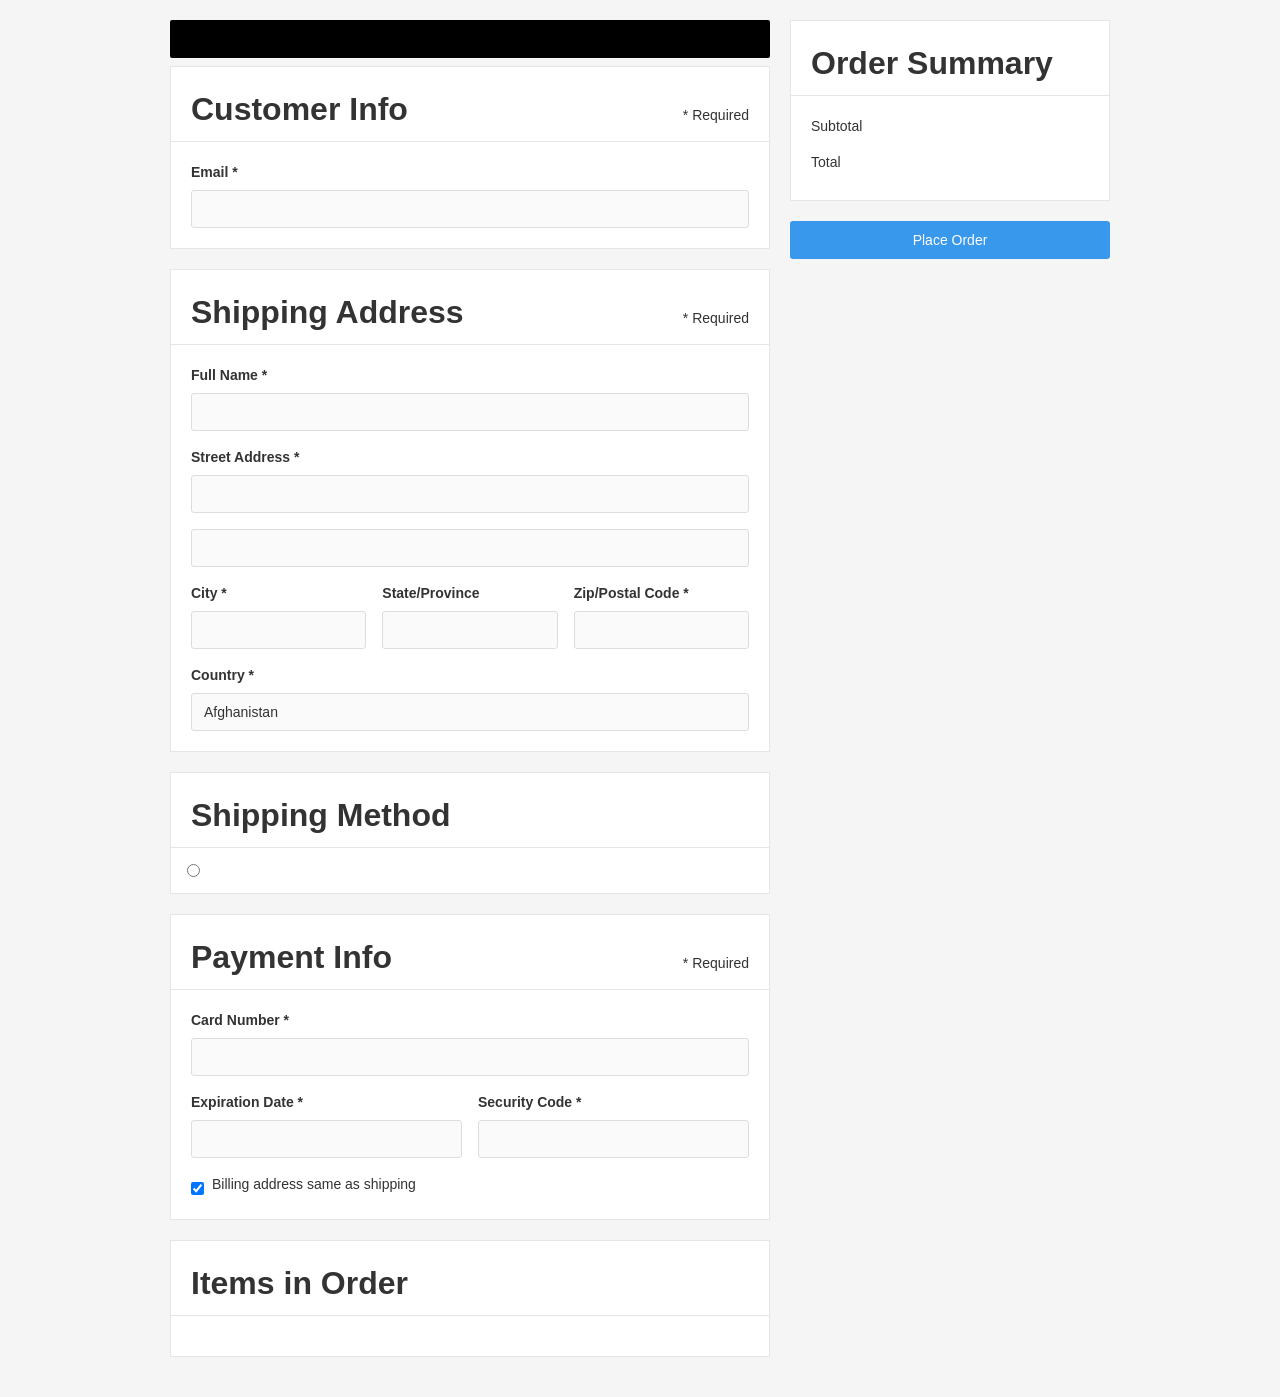
<file: checkout.html>
<!DOCTYPE html><!--  This site was created in Webflow. https://webflow.com  --><!--  Last Published: Wed Apr 22 2026 06:41:15 GMT+0000 (Coordinated Universal Time)  -->
<html data-wf-page="69e438a710df3552f27cb5f8" data-wf-site="69b3e41dc2a4636dab7ba64a" lang="en">
<head>
  <meta charset="utf-8">
  <title>primecuts for shopify theme</title>
  <meta content="width=device-width, initial-scale=1" name="viewport">
  <meta content="Webflow" name="generator">
  <link href="css/normalize.css" rel="stylesheet" type="text/css">
  <link href="css/webflow.css" rel="stylesheet" type="text/css">
  <link href="css/primecuts-for-shopify-theme.webflow.css" rel="stylesheet" type="text/css">
  <script type="text/javascript">!function(o,c){var n=c.documentElement,t=" w-mod-";n.className+=t+"js",("ontouchstart"in o||o.DocumentTouch&&c instanceof DocumentTouch)&&(n.className+=t+"touch")}(window,document);</script>
  <link href="images/favicon.ico" rel="shortcut icon" type="image/x-icon">
  <link href="images/webclip.png" rel="apple-touch-icon">
</head>
<body>
  <div data-node-type="commerce-checkout-form-container" data-wf-checkout-query="" data-wf-page-link-href-prefix="" class="w-commerce-commercecheckoutformcontainer">
    <div class="w-commerce-commercelayoutcontainer w-container">
      <div class="w-commerce-commercelayoutmain">
        <div data-node-type="commerce-cart-quick-checkout-actions">
          <a role="button" aria-haspopup="dialog" aria-label="Apple Pay" data-node-type="commerce-cart-apple-pay-button" style="background-image:-webkit-named-image(apple-pay-logo-white);background-size:100% 50%;background-position:50% 50%;background-repeat:no-repeat" class="w-commerce-commercecartapplepaybutton" tabindex="0">
            <div></div>
          </a>
          <a role="button" tabindex="0" aria-haspopup="dialog" data-node-type="commerce-cart-quick-checkout-button" style="display:none" class="w-commerce-commercecartquickcheckoutbutton"><svg class="w-commerce-commercequickcheckoutgoogleicon" xmlns="http://www.w3.org/2000/svg" xmlns:xlink="http://www.w3.org/1999/xlink" width="16" height="16" viewbox="0 0 16 16">
              <defs>
                <polygon id="google-mark-a" points="0 .329 3.494 .329 3.494 7.649 0 7.649"></polygon>
                <polygon id="google-mark-c" points=".894 0 13.169 0 13.169 6.443 .894 6.443"></polygon>
              </defs>
              <g fill="none" fill-rule="evenodd">
                <path fill="#4285F4" d="M10.5967,12.0469 L10.5967,14.0649 L13.1167,14.0649 C14.6047,12.6759 15.4577,10.6209 15.4577,8.1779 C15.4577,7.6339 15.4137,7.0889 15.3257,6.5559 L7.8887,6.5559 L7.8887,9.6329 L12.1507,9.6329 C11.9767,10.6119 11.4147,11.4899 10.5967,12.0469"></path>
                <path fill="#34A853" d="M7.8887,16 C10.0137,16 11.8107,15.289 13.1147,14.067 C13.1147,14.066 13.1157,14.065 13.1167,14.064 L10.5967,12.047 C10.5877,12.053 10.5807,12.061 10.5727,12.067 C9.8607,12.556 8.9507,12.833 7.8887,12.833 C5.8577,12.833 4.1387,11.457 3.4937,9.605 L0.8747,9.605 L0.8747,11.648 C2.2197,14.319 4.9287,16 7.8887,16"></path>
                <g transform="translate(0 4)">
                  <mask id="google-mark-b" fill="#fff">
                    <use xlink:href="#google-mark-a"></use>
                  </mask>
                  <path fill="#FBBC04" d="M3.4639,5.5337 C3.1369,4.5477 3.1359,3.4727 3.4609,2.4757 L3.4639,2.4777 C3.4679,2.4657 3.4749,2.4547 3.4789,2.4427 L3.4939,0.3287 L0.8939,0.3287 C0.8799,0.3577 0.8599,0.3827 0.8459,0.4117 C-0.2821,2.6667 -0.2821,5.3337 0.8459,7.5887 L0.8459,7.5997 C0.8549,7.6167 0.8659,7.6317 0.8749,7.6487 L3.4939,5.6057 C3.4849,5.5807 3.4729,5.5587 3.4639,5.5337" mask="url(#google-mark-b)"></path>
                </g>
                <mask id="google-mark-d" fill="#fff">
                  <use xlink:href="#google-mark-c"></use>
                </mask>
                <path fill="#EA4335" d="M0.894,4.3291 L3.478,6.4431 C4.113,4.5611 5.843,3.1671 7.889,3.1671 C9.018,3.1451 10.102,3.5781 10.912,4.3671 L13.169,2.0781 C11.733,0.7231 9.85,-0.0219 7.889,0.0001 C4.941,0.0001 2.245,1.6791 0.894,4.3291" mask="url(#google-mark-d)"></path>
              </g>
            </svg><svg class="w-commerce-commercequickcheckoutmicrosofticon" xmlns="http://www.w3.org/2000/svg" width="16" height="16" viewbox="0 0 16 16">
              <g fill="none" fill-rule="evenodd">
                <polygon fill="#F05022" points="7 7 1 7 1 1 7 1"></polygon>
                <polygon fill="#7DB902" points="15 7 9 7 9 1 15 1"></polygon>
                <polygon fill="#00A4EE" points="7 15 1 15 1 9 7 9"></polygon>
                <polygon fill="#FFB700" points="15 15 9 15 9 9 15 9"></polygon>
              </g>
            </svg>
            <div>Pay with browser.</div>
          </a>
        </div>
        <form data-node-type="commerce-checkout-customer-info-wrapper" class="w-commerce-commercecheckoutcustomerinfowrapper">
          <div class="w-commerce-commercecheckoutblockheader">
            <h2>Customer Info</h2>
            <div>* Required</div>
          </div>
          <fieldset class="w-commerce-commercecheckoutblockcontent"><label for="wf-ecom-email" class="w-commerce-commercecheckoutlabel">Email *</label><input id="wf-ecom-email" class="w-commerce-commercecheckoutemailinput" type="text" name="email" required=""></fieldset>
        </form>
        <form data-node-type="commerce-checkout-shipping-address-wrapper" class="w-commerce-commercecheckoutshippingaddresswrapper">
          <div class="w-commerce-commercecheckoutblockheader">
            <h2>Shipping Address</h2>
            <div>* Required</div>
          </div>
          <fieldset class="w-commerce-commercecheckoutblockcontent"><label for="wf-ecom-shipping-name" class="w-commerce-commercecheckoutlabel">Full Name *</label><input id="wf-ecom-shipping-name" class="w-commerce-commercecheckoutshippingfullname" name="name" type="text" required=""><label for="wf-ecom-shipping-address" class="w-commerce-commercecheckoutlabel">Street Address *</label><input id="wf-ecom-shipping-address" class="w-commerce-commercecheckoutshippingstreetaddress" name="address_line1" type="text" required=""><input aria-label="Shipping address optional" class="w-commerce-commercecheckoutshippingstreetaddressoptional" name="address_line2" type="text">
            <div class="w-commerce-commercecheckoutrow">
              <div class="w-commerce-commercecheckoutcolumn"><label for="wf-ecom-shipping-city" class="w-commerce-commercecheckoutlabel">City *</label><input id="wf-ecom-shipping-city" class="w-commerce-commercecheckoutshippingcity" name="address_city" type="text" required=""></div>
              <div class="w-commerce-commercecheckoutcolumn"><label for="wf-ecom-shipping-state" class="w-commerce-commercecheckoutlabel">State/Province</label><input id="wf-ecom-shipping-state" class="w-commerce-commercecheckoutshippingstateprovince" name="address_state" type="text"></div>
              <div class="w-commerce-commercecheckoutcolumn"><label for="wf-ecom-shipping-zip" class="w-commerce-commercecheckoutlabel">Zip/Postal Code *</label><input id="wf-ecom-shipping-zip" data-node-type="commerce-checkout-shipping-zip-field" class="w-commerce-commercecheckoutshippingzippostalcode" name="address_zip" type="text" required=""></div>
            </div><label for="wf-ecom-shipping-country" class="w-commerce-commercecheckoutlabel">Country *</label><select id="wf-ecom-shipping-country" class="w-commerce-commercecheckoutshippingcountryselector" name="address_country">
              <option value="AF">Afghanistan</option>
              <option value="AX">Aland Islands</option>
              <option value="AL">Albania</option>
              <option value="DZ">Algeria</option>
              <option value="AS">American Samoa</option>
              <option value="AD">Andorra</option>
              <option value="AO">Angola</option>
              <option value="AI">Anguilla</option>
              <option value="AG">Antigua and Barbuda</option>
              <option value="AR">Argentina</option>
              <option value="AM">Armenia</option>
              <option value="AW">Aruba</option>
              <option value="AU">Australia</option>
              <option value="AT">Austria</option>
              <option value="AZ">Azerbaijan</option>
              <option value="BS">Bahamas</option>
              <option value="BH">Bahrain</option>
              <option value="BD">Bangladesh</option>
              <option value="BB">Barbados</option>
              <option value="BY">Belarus</option>
              <option value="BE">Belgium</option>
              <option value="BZ">Belize</option>
              <option value="BJ">Benin</option>
              <option value="BM">Bermuda</option>
              <option value="BT">Bhutan</option>
              <option value="BO">Bolivia</option>
              <option value="BQ">Bonaire, Saint Eustatius and Saba</option>
              <option value="BA">Bosnia and Herzegovina</option>
              <option value="BW">Botswana</option>
              <option value="BR">Brazil</option>
              <option value="IO">British Indian Ocean Territory</option>
              <option value="VG">British Virgin Islands</option>
              <option value="BN">Brunei</option>
              <option value="BG">Bulgaria</option>
              <option value="BF">Burkina Faso</option>
              <option value="BI">Burundi</option>
              <option value="CV">Cabo Verde</option>
              <option value="KH">Cambodia</option>
              <option value="CM">Cameroon</option>
              <option value="CA">Canada</option>
              <option value="KY">Cayman Islands</option>
              <option value="CF">Central African Republic</option>
              <option value="TD">Chad</option>
              <option value="CL">Chile</option>
              <option value="CN">China</option>
              <option value="CX">Christmas Island</option>
              <option value="CC">Cocos Islands</option>
              <option value="CO">Colombia</option>
              <option value="KM">Comoros</option>
              <option value="CK">Cook Islands</option>
              <option value="CR">Costa Rica</option>
              <option value="HR">Croatia</option>
              <option value="CU">Cuba</option>
              <option value="CW">Curacao</option>
              <option value="CY">Cyprus</option>
              <option value="CZ">Czechia</option>
              <option value="CD">Democratic Republic of the Congo</option>
              <option value="DK">Denmark</option>
              <option value="DJ">Djibouti</option>
              <option value="DM">Dominica</option>
              <option value="DO">Dominican Republic</option>
              <option value="EC">Ecuador</option>
              <option value="EG">Egypt</option>
              <option value="SV">El Salvador</option>
              <option value="GQ">Equatorial Guinea</option>
              <option value="ER">Eritrea</option>
              <option value="EE">Estonia</option>
              <option value="SZ">Eswatini</option>
              <option value="ET">Ethiopia</option>
              <option value="FK">Falkland Islands</option>
              <option value="FO">Faroe Islands</option>
              <option value="FJ">Fiji</option>
              <option value="FI">Finland</option>
              <option value="FR">France</option>
              <option value="GF">French Guiana</option>
              <option value="PF">French Polynesia</option>
              <option value="TF">French Southern Territories</option>
              <option value="GA">Gabon</option>
              <option value="GM">Gambia</option>
              <option value="GE">Georgia</option>
              <option value="DE">Germany</option>
              <option value="GH">Ghana</option>
              <option value="GI">Gibraltar</option>
              <option value="GR">Greece</option>
              <option value="GL">Greenland</option>
              <option value="GD">Grenada</option>
              <option value="GP">Guadeloupe</option>
              <option value="GU">Guam</option>
              <option value="GT">Guatemala</option>
              <option value="GG">Guernsey</option>
              <option value="GN">Guinea</option>
              <option value="GW">Guinea-Bissau</option>
              <option value="GY">Guyana</option>
              <option value="HT">Haiti</option>
              <option value="HN">Honduras</option>
              <option value="HK">Hong Kong</option>
              <option value="HU">Hungary</option>
              <option value="IS">Iceland</option>
              <option value="IN">India</option>
              <option value="ID">Indonesia</option>
              <option value="IR">Iran</option>
              <option value="IQ">Iraq</option>
              <option value="IE">Ireland</option>
              <option value="IM">Isle of Man</option>
              <option value="IL">Israel</option>
              <option value="IT">Italy</option>
              <option value="CI">Ivory Coast</option>
              <option value="JM">Jamaica</option>
              <option value="JP">Japan</option>
              <option value="JE">Jersey</option>
              <option value="JO">Jordan</option>
              <option value="KZ">Kazakhstan</option>
              <option value="KE">Kenya</option>
              <option value="KI">Kiribati</option>
              <option value="XK">Kosovo</option>
              <option value="KW">Kuwait</option>
              <option value="KG">Kyrgyzstan</option>
              <option value="LA">Laos</option>
              <option value="LV">Latvia</option>
              <option value="LB">Lebanon</option>
              <option value="LS">Lesotho</option>
              <option value="LR">Liberia</option>
              <option value="LY">Libya</option>
              <option value="LI">Liechtenstein</option>
              <option value="LT">Lithuania</option>
              <option value="LU">Luxembourg</option>
              <option value="MO">Macao</option>
              <option value="MG">Madagascar</option>
              <option value="MW">Malawi</option>
              <option value="MY">Malaysia</option>
              <option value="MV">Maldives</option>
              <option value="ML">Mali</option>
              <option value="MT">Malta</option>
              <option value="MH">Marshall Islands</option>
              <option value="MQ">Martinique</option>
              <option value="MR">Mauritania</option>
              <option value="MU">Mauritius</option>
              <option value="YT">Mayotte</option>
              <option value="MX">Mexico</option>
              <option value="FM">Micronesia</option>
              <option value="MD">Moldova</option>
              <option value="MC">Monaco</option>
              <option value="MN">Mongolia</option>
              <option value="ME">Montenegro</option>
              <option value="MS">Montserrat</option>
              <option value="MA">Morocco</option>
              <option value="MZ">Mozambique</option>
              <option value="MM">Myanmar</option>
              <option value="NA">Namibia</option>
              <option value="NR">Nauru</option>
              <option value="NP">Nepal</option>
              <option value="NL">Netherlands</option>
              <option value="NC">New Caledonia</option>
              <option value="NZ">New Zealand</option>
              <option value="NI">Nicaragua</option>
              <option value="NE">Niger</option>
              <option value="NG">Nigeria</option>
              <option value="NU">Niue</option>
              <option value="NF">Norfolk Island</option>
              <option value="KP">North Korea</option>
              <option value="MK">North Macedonia</option>
              <option value="MP">Northern Mariana Islands</option>
              <option value="NO">Norway</option>
              <option value="OM">Oman</option>
              <option value="PK">Pakistan</option>
              <option value="PW">Palau</option>
              <option value="PS">Palestinian Territory</option>
              <option value="PA">Panama</option>
              <option value="PG">Papua New Guinea</option>
              <option value="PY">Paraguay</option>
              <option value="PE">Peru</option>
              <option value="PH">Philippines</option>
              <option value="PN">Pitcairn</option>
              <option value="PL">Poland</option>
              <option value="PT">Portugal</option>
              <option value="PR">Puerto Rico</option>
              <option value="QA">Qatar</option>
              <option value="CG">Republic of the Congo</option>
              <option value="RE">Reunion</option>
              <option value="RO">Romania</option>
              <option value="RU">Russia</option>
              <option value="RW">Rwanda</option>
              <option value="BL">Saint Barthelemy</option>
              <option value="SH">Saint Helena</option>
              <option value="KN">Saint Kitts and Nevis</option>
              <option value="LC">Saint Lucia</option>
              <option value="MF">Saint Martin</option>
              <option value="PM">Saint Pierre and Miquelon</option>
              <option value="VC">Saint Vincent and the Grenadines</option>
              <option value="WS">Samoa</option>
              <option value="SM">San Marino</option>
              <option value="ST">Sao Tome and Principe</option>
              <option value="SA">Saudi Arabia</option>
              <option value="SN">Senegal</option>
              <option value="RS">Serbia</option>
              <option value="SC">Seychelles</option>
              <option value="SL">Sierra Leone</option>
              <option value="SG">Singapore</option>
              <option value="SX">Sint Maarten</option>
              <option value="SK">Slovakia</option>
              <option value="SI">Slovenia</option>
              <option value="SB">Solomon Islands</option>
              <option value="SO">Somalia</option>
              <option value="ZA">South Africa</option>
              <option value="GS">South Georgia and the South Sandwich Islands</option>
              <option value="KR">South Korea</option>
              <option value="SS">South Sudan</option>
              <option value="ES">Spain</option>
              <option value="LK">Sri Lanka</option>
              <option value="SD">Sudan</option>
              <option value="SR">Suriname</option>
              <option value="SJ">Svalbard and Jan Mayen</option>
              <option value="SE">Sweden</option>
              <option value="CH">Switzerland</option>
              <option value="SY">Syria</option>
              <option value="TW">Taiwan</option>
              <option value="TJ">Tajikistan</option>
              <option value="TZ">Tanzania</option>
              <option value="TH">Thailand</option>
              <option value="TL">Timor Leste</option>
              <option value="TG">Togo</option>
              <option value="TK">Tokelau</option>
              <option value="TO">Tonga</option>
              <option value="TT">Trinidad and Tobago</option>
              <option value="TN">Tunisia</option>
              <option value="TR">Turkey</option>
              <option value="TM">Turkmenistan</option>
              <option value="TC">Turks and Caicos Islands</option>
              <option value="TV">Tuvalu</option>
              <option value="VI">U.S. Virgin Islands</option>
              <option value="UG">Uganda</option>
              <option value="UA">Ukraine</option>
              <option value="AE">United Arab Emirates</option>
              <option value="GB">United Kingdom</option>
              <option value="US">United States</option>
              <option value="UM">United States Minor Outlying Islands</option>
              <option value="UY">Uruguay</option>
              <option value="UZ">Uzbekistan</option>
              <option value="VU">Vanuatu</option>
              <option value="VA">Vatican</option>
              <option value="VE">Venezuela</option>
              <option value="VN">Vietnam</option>
              <option value="WF">Wallis and Futuna</option>
              <option value="EH">Western Sahara</option>
              <option value="YE">Yemen</option>
              <option value="ZM">Zambia</option>
              <option value="ZW">Zimbabwe</option>
            </select>
          </fieldset>
        </form>
        <form data-node-type="commerce-checkout-shipping-methods-wrapper" class="w-commerce-commercecheckoutshippingmethodswrapper">
          <div class="w-commerce-commercecheckoutblockheader">
            <h2>Shipping Method</h2>
          </div>
          <fieldset>
            <script type="text/x-wf-template" id="wf-template-69e438a710df3552f27cb5fb000000000042">%3Clabel%20class%3D%22w-commerce-commercecheckoutshippingmethoditem%22%3E%3Cinput%20required%3D%22%22%20type%3D%22radio%22%20name%3D%22shipping-method-choice%22%2F%3E%3Cdiv%20class%3D%22w-commerce-commercecheckoutshippingmethoddescriptionblock%22%3E%3Cdiv%20class%3D%22w-commerce-commerceboldtextblock%22%3E%3C%2Fdiv%3E%3Cdiv%3E%3C%2Fdiv%3E%3C%2Fdiv%3E%3Cdiv%3E%3C%2Fdiv%3E%3C%2Flabel%3E</script>
            <div data-node-type="commerce-checkout-shipping-methods-list" class="w-commerce-commercecheckoutshippingmethodslist" data-wf-collection="database.commerceOrder.availableShippingMethods" data-wf-template-id="wf-template-69e438a710df3552f27cb5fb000000000042"><label class="w-commerce-commercecheckoutshippingmethoditem"><input required="" type="radio" name="shipping-method-choice">
                <div class="w-commerce-commercecheckoutshippingmethoddescriptionblock">
                  <div class="w-commerce-commerceboldtextblock"></div>
                  <div></div>
                </div>
                <div></div>
              </label></div>
            <div data-node-type="commerce-checkout-shipping-methods-empty-state" style="display:none" class="w-commerce-commercecheckoutshippingmethodsemptystate">
              <div>No shipping methods are available for the address given.</div>
            </div>
          </fieldset>
        </form>
        <div class="w-commerce-commercecheckoutpaymentinfowrapper">
          <div class="w-commerce-commercecheckoutblockheader">
            <h2>Payment Info</h2>
            <div>* Required</div>
          </div>
          <fieldset class="w-commerce-commercecheckoutblockcontent"><label for="" class="w-commerce-commercecheckoutlabel">Card Number *</label>
            <div data-wf-stripe-element-type="cardNumber" data-wf-style-map="{}" style="position:relative" class="w-commerce-commercecheckoutcardnumber">
              <div></div>
              <div style="position:absolute;top:0;left:0;width:100%;height:100%;opacity:0"></div>
            </div>
            <div class="w-commerce-commercecheckoutrow">
              <div class="w-commerce-commercecheckoutcolumn"><label for="" class="w-commerce-commercecheckoutlabel">Expiration Date *</label>
                <div data-wf-stripe-element-type="cardExpiry" data-wf-style-map="{}" style="position:relative" class="w-commerce-commercecheckoutcardexpirationdate">
                  <div></div>
                  <div style="position:absolute;top:0;left:0;width:100%;height:100%;opacity:0"></div>
                </div>
              </div>
              <div class="w-commerce-commercecheckoutcolumn"><label for="" class="w-commerce-commercecheckoutlabel">Security Code *</label>
                <div data-wf-stripe-element-type="cardCvc" data-wf-style-map="{}" style="position:relative" class="w-commerce-commercecheckoutcardsecuritycode">
                  <div></div>
                  <div style="position:absolute;top:0;left:0;width:100%;height:100%;opacity:0"></div>
                </div>
              </div>
            </div>
            <div class="w-commerce-commercecheckoutbillingaddresstogglewrapper"><input id="billing-address-toggle" data-node-type="commerce-checkout-billing-address-toggle-checkbox" class="w-commerce-commercecheckoutbillingaddresstogglecheckbox" type="checkbox" checked=""><label for="billing-address-toggle" class="w-commerce-commercecheckoutbillingaddresstogglelabel">Billing address same as shipping</label></div>
          </fieldset>
        </div>
        <form data-node-type="commerce-checkout-billing-address-wrapper" style="display:none" class="w-commerce-commercecheckoutbillingaddresswrapper">
          <div class="w-commerce-commercecheckoutblockheader">
            <h2>Billing Address</h2>
            <div>* Required</div>
          </div>
          <fieldset class="w-commerce-commercecheckoutblockcontent"><label for="wf-ecom-billing-name" class="w-commerce-commercecheckoutlabel">Full Name *</label><input id="wf-ecom-billing-name" class="w-commerce-commercecheckoutbillingfullname" name="name" type="text" required=""><label for="wf-ecom-billing-address" class="w-commerce-commercecheckoutlabel">Street Address *</label><input id="wf-ecom-billing-address" class="w-commerce-commercecheckoutbillingstreetaddress" name="address_line1" required="" type="text"><input aria-label="Billing address optional" class="w-commerce-commercecheckoutbillingstreetaddressoptional" name="address_line2" type="text">
            <div class="w-commerce-commercecheckoutrow">
              <div class="w-commerce-commercecheckoutcolumn"><label for="wf-ecom-billing-city" class="w-commerce-commercecheckoutlabel">City *</label><input id="wf-ecom-billing-city" class="w-commerce-commercecheckoutbillingcity" name="address_city" type="text" required=""></div>
              <div class="w-commerce-commercecheckoutcolumn"><label for="wf-ecom-billing-state" class="w-commerce-commercecheckoutlabel">State/Province</label><input id="wf-ecom-billing-state" class="w-commerce-commercecheckoutbillingstateprovince" name="address_state" type="text"></div>
              <div class="w-commerce-commercecheckoutcolumn"><label for="wf-ecom-billing-zip" class="w-commerce-commercecheckoutlabel">Zip/Postal Code *</label><input id="wf-ecom-billing-zip" data-node-type="commerce-checkout-billing-zip-field" class="w-commerce-commercecheckoutbillingzippostalcode" name="address_zip" type="text" required=""></div>
            </div><label for="wf-ecom-billing-country" class="w-commerce-commercecheckoutlabel">Country *</label><select id="wf-ecom-billing-country" class="w-commerce-commercecheckoutbillingcountryselector" name="address_country">
              <option value="AF">Afghanistan</option>
              <option value="AX">Aland Islands</option>
              <option value="AL">Albania</option>
              <option value="DZ">Algeria</option>
              <option value="AS">American Samoa</option>
              <option value="AD">Andorra</option>
              <option value="AO">Angola</option>
              <option value="AI">Anguilla</option>
              <option value="AG">Antigua and Barbuda</option>
              <option value="AR">Argentina</option>
              <option value="AM">Armenia</option>
              <option value="AW">Aruba</option>
              <option value="AU">Australia</option>
              <option value="AT">Austria</option>
              <option value="AZ">Azerbaijan</option>
              <option value="BS">Bahamas</option>
              <option value="BH">Bahrain</option>
              <option value="BD">Bangladesh</option>
              <option value="BB">Barbados</option>
              <option value="BY">Belarus</option>
              <option value="BE">Belgium</option>
              <option value="BZ">Belize</option>
              <option value="BJ">Benin</option>
              <option value="BM">Bermuda</option>
              <option value="BT">Bhutan</option>
              <option value="BO">Bolivia</option>
              <option value="BQ">Bonaire, Saint Eustatius and Saba</option>
              <option value="BA">Bosnia and Herzegovina</option>
              <option value="BW">Botswana</option>
              <option value="BR">Brazil</option>
              <option value="IO">British Indian Ocean Territory</option>
              <option value="VG">British Virgin Islands</option>
              <option value="BN">Brunei</option>
              <option value="BG">Bulgaria</option>
              <option value="BF">Burkina Faso</option>
              <option value="BI">Burundi</option>
              <option value="CV">Cabo Verde</option>
              <option value="KH">Cambodia</option>
              <option value="CM">Cameroon</option>
              <option value="CA">Canada</option>
              <option value="KY">Cayman Islands</option>
              <option value="CF">Central African Republic</option>
              <option value="TD">Chad</option>
              <option value="CL">Chile</option>
              <option value="CN">China</option>
              <option value="CX">Christmas Island</option>
              <option value="CC">Cocos Islands</option>
              <option value="CO">Colombia</option>
              <option value="KM">Comoros</option>
              <option value="CK">Cook Islands</option>
              <option value="CR">Costa Rica</option>
              <option value="HR">Croatia</option>
              <option value="CU">Cuba</option>
              <option value="CW">Curacao</option>
              <option value="CY">Cyprus</option>
              <option value="CZ">Czechia</option>
              <option value="CD">Democratic Republic of the Congo</option>
              <option value="DK">Denmark</option>
              <option value="DJ">Djibouti</option>
              <option value="DM">Dominica</option>
              <option value="DO">Dominican Republic</option>
              <option value="EC">Ecuador</option>
              <option value="EG">Egypt</option>
              <option value="SV">El Salvador</option>
              <option value="GQ">Equatorial Guinea</option>
              <option value="ER">Eritrea</option>
              <option value="EE">Estonia</option>
              <option value="SZ">Eswatini</option>
              <option value="ET">Ethiopia</option>
              <option value="FK">Falkland Islands</option>
              <option value="FO">Faroe Islands</option>
              <option value="FJ">Fiji</option>
              <option value="FI">Finland</option>
              <option value="FR">France</option>
              <option value="GF">French Guiana</option>
              <option value="PF">French Polynesia</option>
              <option value="TF">French Southern Territories</option>
              <option value="GA">Gabon</option>
              <option value="GM">Gambia</option>
              <option value="GE">Georgia</option>
              <option value="DE">Germany</option>
              <option value="GH">Ghana</option>
              <option value="GI">Gibraltar</option>
              <option value="GR">Greece</option>
              <option value="GL">Greenland</option>
              <option value="GD">Grenada</option>
              <option value="GP">Guadeloupe</option>
              <option value="GU">Guam</option>
              <option value="GT">Guatemala</option>
              <option value="GG">Guernsey</option>
              <option value="GN">Guinea</option>
              <option value="GW">Guinea-Bissau</option>
              <option value="GY">Guyana</option>
              <option value="HT">Haiti</option>
              <option value="HN">Honduras</option>
              <option value="HK">Hong Kong</option>
              <option value="HU">Hungary</option>
              <option value="IS">Iceland</option>
              <option value="IN">India</option>
              <option value="ID">Indonesia</option>
              <option value="IR">Iran</option>
              <option value="IQ">Iraq</option>
              <option value="IE">Ireland</option>
              <option value="IM">Isle of Man</option>
              <option value="IL">Israel</option>
              <option value="IT">Italy</option>
              <option value="CI">Ivory Coast</option>
              <option value="JM">Jamaica</option>
              <option value="JP">Japan</option>
              <option value="JE">Jersey</option>
              <option value="JO">Jordan</option>
              <option value="KZ">Kazakhstan</option>
              <option value="KE">Kenya</option>
              <option value="KI">Kiribati</option>
              <option value="XK">Kosovo</option>
              <option value="KW">Kuwait</option>
              <option value="KG">Kyrgyzstan</option>
              <option value="LA">Laos</option>
              <option value="LV">Latvia</option>
              <option value="LB">Lebanon</option>
              <option value="LS">Lesotho</option>
              <option value="LR">Liberia</option>
              <option value="LY">Libya</option>
              <option value="LI">Liechtenstein</option>
              <option value="LT">Lithuania</option>
              <option value="LU">Luxembourg</option>
              <option value="MO">Macao</option>
              <option value="MG">Madagascar</option>
              <option value="MW">Malawi</option>
              <option value="MY">Malaysia</option>
              <option value="MV">Maldives</option>
              <option value="ML">Mali</option>
              <option value="MT">Malta</option>
              <option value="MH">Marshall Islands</option>
              <option value="MQ">Martinique</option>
              <option value="MR">Mauritania</option>
              <option value="MU">Mauritius</option>
              <option value="YT">Mayotte</option>
              <option value="MX">Mexico</option>
              <option value="FM">Micronesia</option>
              <option value="MD">Moldova</option>
              <option value="MC">Monaco</option>
              <option value="MN">Mongolia</option>
              <option value="ME">Montenegro</option>
              <option value="MS">Montserrat</option>
              <option value="MA">Morocco</option>
              <option value="MZ">Mozambique</option>
              <option value="MM">Myanmar</option>
              <option value="NA">Namibia</option>
              <option value="NR">Nauru</option>
              <option value="NP">Nepal</option>
              <option value="NL">Netherlands</option>
              <option value="NC">New Caledonia</option>
              <option value="NZ">New Zealand</option>
              <option value="NI">Nicaragua</option>
              <option value="NE">Niger</option>
              <option value="NG">Nigeria</option>
              <option value="NU">Niue</option>
              <option value="NF">Norfolk Island</option>
              <option value="KP">North Korea</option>
              <option value="MK">North Macedonia</option>
              <option value="MP">Northern Mariana Islands</option>
              <option value="NO">Norway</option>
              <option value="OM">Oman</option>
              <option value="PK">Pakistan</option>
              <option value="PW">Palau</option>
              <option value="PS">Palestinian Territory</option>
              <option value="PA">Panama</option>
              <option value="PG">Papua New Guinea</option>
              <option value="PY">Paraguay</option>
              <option value="PE">Peru</option>
              <option value="PH">Philippines</option>
              <option value="PN">Pitcairn</option>
              <option value="PL">Poland</option>
              <option value="PT">Portugal</option>
              <option value="PR">Puerto Rico</option>
              <option value="QA">Qatar</option>
              <option value="CG">Republic of the Congo</option>
              <option value="RE">Reunion</option>
              <option value="RO">Romania</option>
              <option value="RU">Russia</option>
              <option value="RW">Rwanda</option>
              <option value="BL">Saint Barthelemy</option>
              <option value="SH">Saint Helena</option>
              <option value="KN">Saint Kitts and Nevis</option>
              <option value="LC">Saint Lucia</option>
              <option value="MF">Saint Martin</option>
              <option value="PM">Saint Pierre and Miquelon</option>
              <option value="VC">Saint Vincent and the Grenadines</option>
              <option value="WS">Samoa</option>
              <option value="SM">San Marino</option>
              <option value="ST">Sao Tome and Principe</option>
              <option value="SA">Saudi Arabia</option>
              <option value="SN">Senegal</option>
              <option value="RS">Serbia</option>
              <option value="SC">Seychelles</option>
              <option value="SL">Sierra Leone</option>
              <option value="SG">Singapore</option>
              <option value="SX">Sint Maarten</option>
              <option value="SK">Slovakia</option>
              <option value="SI">Slovenia</option>
              <option value="SB">Solomon Islands</option>
              <option value="SO">Somalia</option>
              <option value="ZA">South Africa</option>
              <option value="GS">South Georgia and the South Sandwich Islands</option>
              <option value="KR">South Korea</option>
              <option value="SS">South Sudan</option>
              <option value="ES">Spain</option>
              <option value="LK">Sri Lanka</option>
              <option value="SD">Sudan</option>
              <option value="SR">Suriname</option>
              <option value="SJ">Svalbard and Jan Mayen</option>
              <option value="SE">Sweden</option>
              <option value="CH">Switzerland</option>
              <option value="SY">Syria</option>
              <option value="TW">Taiwan</option>
              <option value="TJ">Tajikistan</option>
              <option value="TZ">Tanzania</option>
              <option value="TH">Thailand</option>
              <option value="TL">Timor Leste</option>
              <option value="TG">Togo</option>
              <option value="TK">Tokelau</option>
              <option value="TO">Tonga</option>
              <option value="TT">Trinidad and Tobago</option>
              <option value="TN">Tunisia</option>
              <option value="TR">Turkey</option>
              <option value="TM">Turkmenistan</option>
              <option value="TC">Turks and Caicos Islands</option>
              <option value="TV">Tuvalu</option>
              <option value="VI">U.S. Virgin Islands</option>
              <option value="UG">Uganda</option>
              <option value="UA">Ukraine</option>
              <option value="AE">United Arab Emirates</option>
              <option value="GB">United Kingdom</option>
              <option value="US" selected="">United States</option>
              <option value="UM">United States Minor Outlying Islands</option>
              <option value="UY">Uruguay</option>
              <option value="UZ">Uzbekistan</option>
              <option value="VU">Vanuatu</option>
              <option value="VA">Vatican</option>
              <option value="VE">Venezuela</option>
              <option value="VN">Vietnam</option>
              <option value="WF">Wallis and Futuna</option>
              <option value="EH">Western Sahara</option>
              <option value="YE">Yemen</option>
              <option value="ZM">Zambia</option>
              <option value="ZW">Zimbabwe</option>
            </select>
          </fieldset>
        </form>
        <div class="w-commerce-commercecheckoutorderitemswrapper">
          <div class="w-commerce-commercecheckoutsummaryblockheader">
            <h2>Items in Order</h2>
          </div>
          <fieldset class="w-commerce-commercecheckoutblockcontent">
            <script type="text/x-wf-template" id="wf-template-69e438a710df3552f27cb5fb000000000086"></script>
            <div role="list" class="w-commerce-commercecheckoutorderitemslist" data-wf-collection="database.commerceOrder.userItems" data-wf-template-id="wf-template-69e438a710df3552f27cb5fb000000000086"></div>
          </fieldset>
        </div>
      </div>
      <div class="w-commerce-commercelayoutsidebar">
        <div class="w-commerce-commercecheckoutordersummarywrapper">
          <div class="w-commerce-commercecheckoutsummaryblockheader">
            <h2>Order Summary</h2>
          </div>
          <fieldset class="w-commerce-commercecheckoutblockcontent">
            <div class="w-commerce-commercecheckoutsummarylineitem">
              <div>Subtotal</div>
              <div></div>
            </div>
            <script type="text/x-wf-template" id="wf-template-69e438a710df3552f27cb5fb0000000000a0">%3Cdiv%20class%3D%22w-commerce-commercecheckoutordersummaryextraitemslistitem%22%3E%3Cdiv%3E%3C%2Fdiv%3E%3Cdiv%3E%3C%2Fdiv%3E%3C%2Fdiv%3E</script>
            <div class="w-commerce-commercecheckoutordersummaryextraitemslist" data-wf-collection="database.commerceOrder.extraItems" data-wf-template-id="wf-template-69e438a710df3552f27cb5fb0000000000a0">
              <div class="w-commerce-commercecheckoutordersummaryextraitemslistitem">
                <div></div>
                <div></div>
              </div>
            </div>
            <div class="w-commerce-commercecheckoutsummarylineitem">
              <div>Total</div>
              <div class="w-commerce-commercecheckoutsummarytotal"></div>
            </div>
          </fieldset>
        </div>
        <a href="#" value="Place Order" data-node-type="commerce-checkout-place-order-button" class="w-commerce-commercecheckoutplaceorderbutton" data-loading-text="Placing Order...">Place Order</a>
        <div data-node-type="commerce-checkout-error-state" style="display:none" class="w-commerce-commercecheckouterrorstate">
          <div aria-live="polite" class="w-checkout-error-msg" data-w-info-error="There was an error processing your customer info. Please try again, or contact us if you continue to have problems." data-w-shipping-error="Sorry. We can’t ship your order to the address provided." data-w-billing-error="Your payment could not be completed with the payment information provided. Please make sure that your card and billing address information is correct, or try a different payment card, to complete this order. Contact us if you continue to have problems." data-w-payment-error="There was an error processing your payment. Please try again, or contact us if you continue to have problems." data-w-pricing-error="The prices of one or more items in your cart have changed. Please refresh this page and try again." data-w-minimum-error="The order minimum was not met. Add more items to your cart to continue." data-w-extras-error="A merchant setting has changed that impacts your cart. Please refresh and try again." data-w-product-error="One or more of the products in your cart have been removed. Please refresh the page and try again." data-w-invalid-discount-error="This discount is invalid." data-w-expired-discount-error="This discount is no longer available." data-w-usage-reached-discount-error="This discount is no longer available." data-w-requirements-not-met-error="Your order does not meet the requirements for this discount.">There was an error processing your customer info. Please try again, or contact us if you continue to have problems.</div>
        </div>
      </div>
    </div>
  </div>
  <script src="https://d3e54v103j8qbb.cloudfront.net/js/jquery-3.5.1.min.dc5e7f18c8.js?site=69b3e41dc2a4636dab7ba64a" type="text/javascript" integrity="sha256-9/aliU8dGd2tb6OSsuzixeV4y/faTqgFtohetphbbj0=" crossorigin="anonymous"></script>
  <script src="js/webflow.js" type="text/javascript"></script>
</body>
</html>
</file>
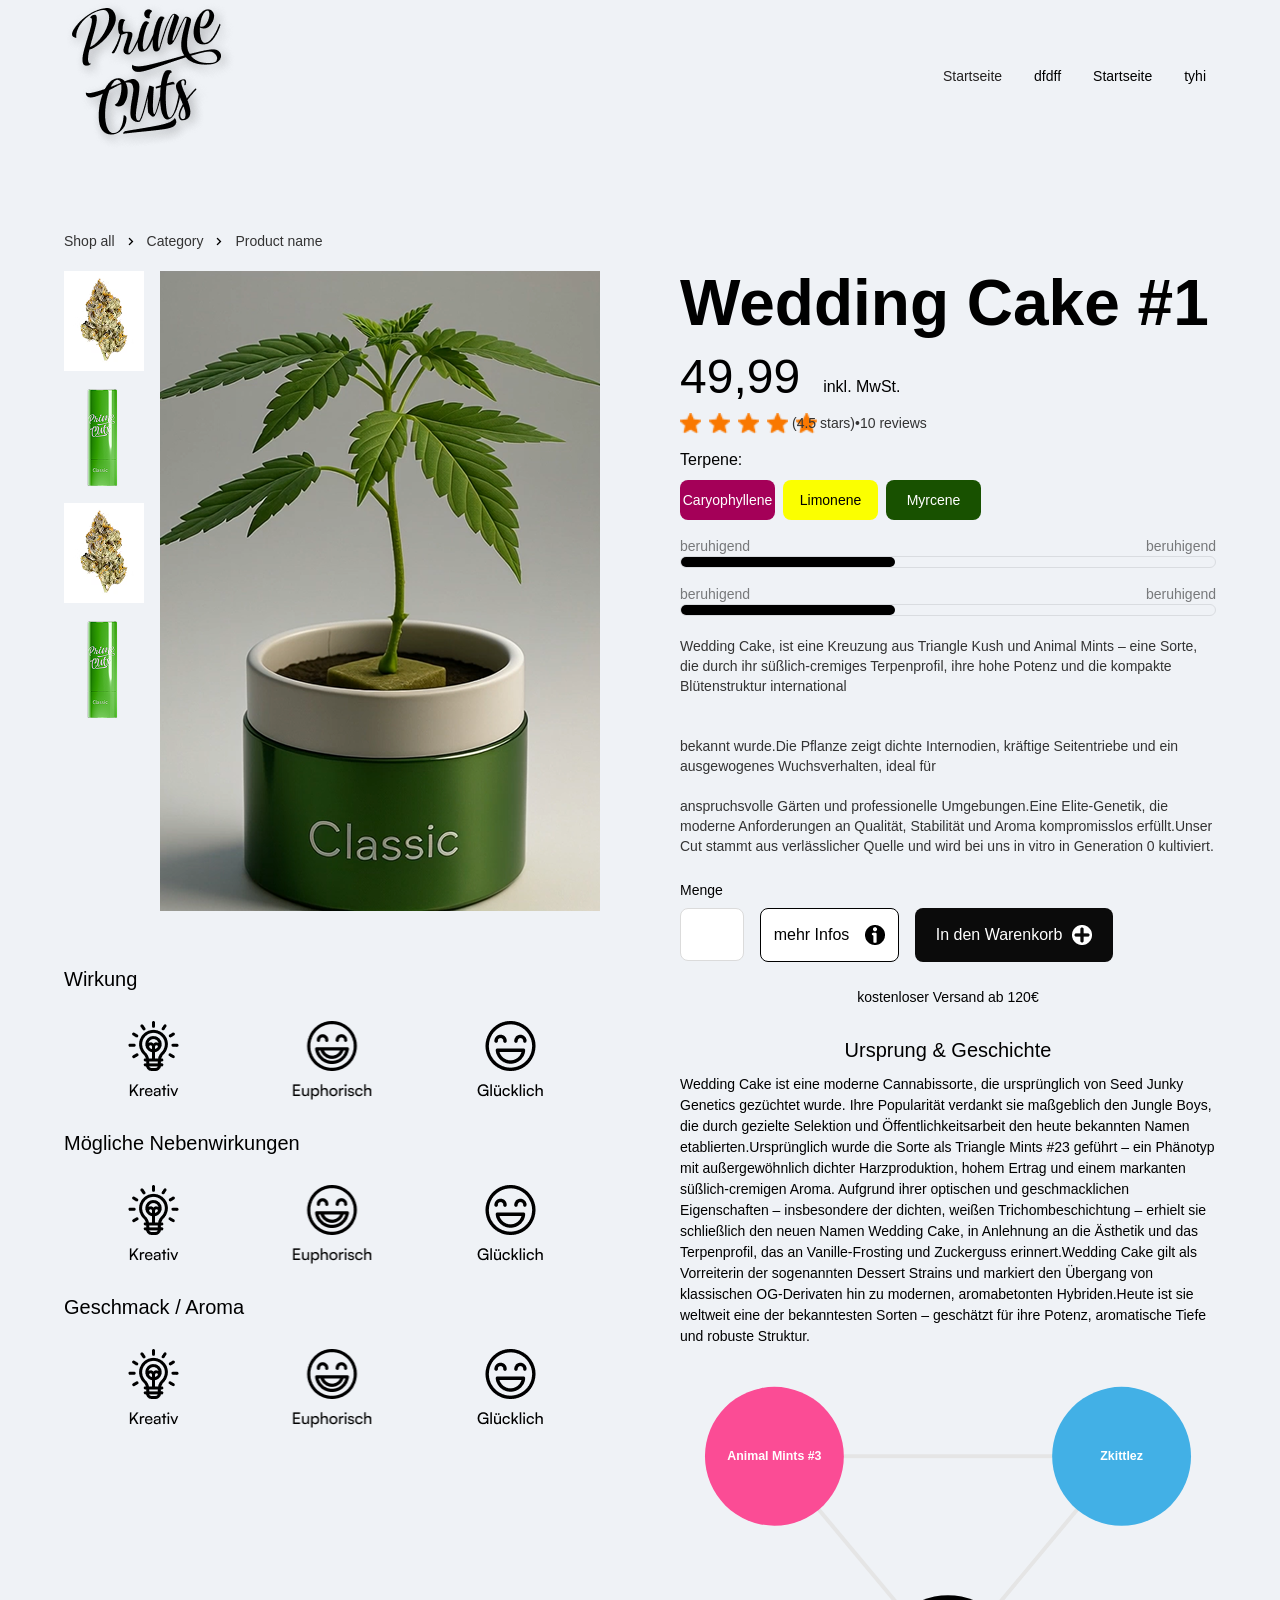
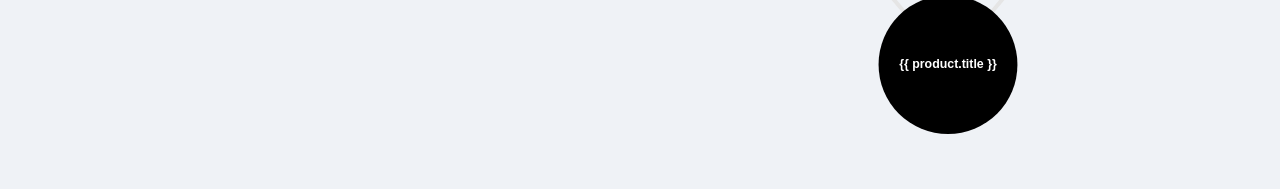
<file: detailed-product-page.html>
<!DOCTYPE html><!--  This site was created in Webflow. https://webflow.com  --><!--  Last Published: Wed Apr 22 2026 06:41:15 GMT+0000 (Coordinated Universal Time)  -->
<html data-wf-page="69d25db5799f2d2eafca0ad8" data-wf-site="69b3e41dc2a4636dab7ba64a" lang="en">
<head>
  <meta charset="utf-8">
  <title>detailed-product-page</title>
  <meta content="detailed-product-page" property="og:title">
  <meta content="detailed-product-page" property="twitter:title">
  <meta content="width=device-width, initial-scale=1" name="viewport">
  <meta content="Webflow" name="generator">
  <link href="css/normalize.css" rel="stylesheet" type="text/css">
  <link href="css/webflow.css" rel="stylesheet" type="text/css">
  <link href="css/primecuts-for-shopify-theme.webflow.css" rel="stylesheet" type="text/css">
  <script type="text/javascript">!function(o,c){var n=c.documentElement,t=" w-mod-";n.className+=t+"js",("ontouchstart"in o||o.DocumentTouch&&c instanceof DocumentTouch)&&(n.className+=t+"touch")}(window,document);</script>
  <link href="images/favicon.ico" rel="shortcut icon" type="image/x-icon">
  <link href="images/webclip.png" rel="apple-touch-icon">
</head>
<body>
  <section class="section-6">
    <div class="div-block">
      <div class="div-block-3"><img id="Startseite" loading="lazy" alt="" src="images/Layer_1-1.png" class="image-14"></div>
      <button type="button" class="menu-toggle" aria-expanded="false" aria-controls="site-navigation" aria-label="Open menu">
        <span class="menu-toggle-line"></span>
        <span class="menu-toggle-line"></span>
        <span class="menu-toggle-line"></span>
      </button>
      <div id="site-navigation" class="div-block-2">
        <div class="div-block-4">
          <div class="text-block">Startseite</div>
        </div>
        <div class="div-block-4">
          <div textcolor="color" class="text-block-4">dfdff</div>
        </div>
        <div class="div-block-4">
          <div class="text-block-3">Startseite</div>
        </div>
        <div class="div-block-4">
          <div class="text-block-2">tyhi</div>
        </div>
      </div>
    </div>
    <section class="section-7">
      <div class="div-block-48">
        <div class="div-block-49">
          <div>Shop all</div>
        </div>
        <div class="div-block-50"><img src="images/chevron-right.png" loading="lazy" alt=""></div>
        <div class="div-block-51">
          <div>Category</div>
        </div>
        <div class="div-block-52"><img src="images/chevron-right.png" loading="lazy" alt=""></div>
        <div class="div-block-53">
          <div>Product name</div>
        </div>
        <div class="div-block-54"></div>
      </div>
      <div class="div-block-55">
        <div>
          <div class="div-block-58">
            <div class="div-block-57">
              <div class="div-block-59"><img src="images/Placeholder-Image.png" loading="lazy" alt=""></div>
              <div class="div-block-60"><img src="images/Placeholder-Image_1.png" loading="lazy" alt=""></div><img src="images/Placeholder-Image.png" loading="lazy" alt=""><img src="images/Placeholder-Image_1.png" loading="lazy" alt="">
            </div>
            <div class="div-block-56"><img src="images/Column.png" loading="lazy" alt="" class="image-15"></div>
          </div>
          <div class="div-block-61">
            <div class="div-block-66">
              <div class="text-block-18">Wirkung</div>
              <div class="div-block-62">
                <div class="div-block-63"><img src="images/Frame-427319352.png" loading="lazy" alt=""></div>
                <div class="div-block-64"><img src="images/Frame-427319353.png" loading="lazy" alt=""></div><img src="images/Frame-427319354.png" loading="lazy" alt="">
              </div>
            </div>
            <div class="div-block-67">
              <div class="text-block-18">Mögliche Nebenwirkungen</div>
              <div class="div-block-62">
                <div class="div-block-63"><img src="images/Frame-427319352.png" loading="lazy" alt=""></div>
                <div class="div-block-64"><img src="images/Frame-427319353.png" loading="lazy" alt=""></div><img src="images/Frame-427319354.png" loading="lazy" alt="">
              </div>
            </div>
            <div>
              <div class="text-block-18">Geschmack / Aroma</div>
              <div class="div-block-62">
                <div class="div-block-63"><img src="images/Frame-427319352.png" loading="lazy" alt=""></div>
                <div class="div-block-64"><img src="images/Frame-427319353.png" loading="lazy" alt=""></div><img src="images/Frame-427319354.png" loading="lazy" alt="">
              </div>
            </div>
          </div>
        </div>
        <div class="div-block-68">
          <div class="text-block-19"><strong class="bold-text-3">Wedding Cake #1</strong></div>
          <div id="49,99" class="div-block-44">
            <p class="paragraph-6">49,99</p>
            <p class="paragraph-7">inkl. MwSt.</p>
          </div>
          <div class="div-block-69">
            <div class="div-block-70"><img src="images/Vector_1.png" loading="lazy" alt=""><img src="images/Vector_1.png" loading="lazy" alt=""><img src="images/Vector_1.png" loading="lazy" alt=""><img src="images/Vector_1.png" loading="lazy" alt=""><img src="images/Vector_1.png" loading="lazy" alt=""></div>
            <div class="div-block-71">
              <div>(4.5 stars)</div>
              <div>•</div>
              <div>10 reviews</div>
            </div>
          </div>
          <div class="div-block-39">
            <p class="paragraph-2">Terpene:</p>
            <div class="div-block-37">
              <p class="paragraph-3">Caryophyllene</p>
              <p class="paragraph-3 option2">Limonene</p>
              <p class="paragraph-3 button3">Myrcene</p>
            </div>
          </div>
          <div class="div-block-43">
            <div class="div-block-40">
              <p class="paragraph-5">beruhigend</p>
              <p class="paragraph-4">beruhigend</p>
            </div>
            <div class="div-block-41">
              <div class="div-block-42"></div>
            </div>
          </div>
          <div class="div-block-43">
            <div class="div-block-40">
              <p class="paragraph-5">beruhigend</p>
              <p class="paragraph-4">beruhigend</p>
            </div>
            <div class="div-block-41">
              <div class="div-block-42"></div>
            </div>
          </div>
          <p class="paragraph-10">Wedding Cake, ist eine Kreuzung aus Triangle Kush und Animal Mints – eine Sorte, die durch ihr süßlich-cremiges Terpenprofil, ihre hohe Potenz und die kompakte Blütenstruktur international <br><br><br>bekannt wurde.Die Pflanze zeigt dichte Internodien, kräftige Seitentriebe und ein ausgewogenes Wuchsverhalten, ideal für <br><br>anspruchsvolle Gärten und professionelle Umgebungen.Eine Elite-Genetik, die moderne Anforderungen an Qualität, Stabilität und Aroma kompromisslos erfüllt.Unser Cut stammt aus verlässlicher Quelle und wird bei uns in vitro in Generation 0 kultiviert.</p>
          <div class="form-block w-form">
            <div class="text-block-20">Menge</div>
            <form id="email-form" name="email-form" data-name="Email Form" method="get" class="form-2" data-wf-page-id="69d25db5799f2d2eafca0ad8" data-wf-element-id="8cc54c30-7923-0142-365e-c532a38abfc0"><input class="text-field-2 w-input" maxlength="256" name="email" data-name="Email" placeholder="" type="email" id="email" required="">
              <div class="div-block-46">
                <div class="text-block-16">mehr Infos</div><img loading="lazy" src="images/Vector.png" alt="" class="image-12">
              </div>
              <div class="div-block-47">
                <div class="text-block-17">In den Warenkorb</div><img loading="lazy" src="images/Frame.png" alt="" class="image-13">
              </div>
            </form>
            <div class="w-form-done">
              <div>Thank you! Your submission has been received!</div>
            </div>
            <div class="w-form-fail">
              <div>Oops! Something went wrong while submitting the form.</div>
            </div>
          </div>
          <div class="text-block-21">kostenloser Versand ab 120€</div>
          <div class="div-block-73">
            <div class="text-block-22">Ursprung &amp; Geschichte</div>
            <p class="paragraph-11">Wedding Cake ist eine moderne Cannabissorte, die ursprünglich von Seed Junky Genetics gezüchtet wurde. Ihre Popularität verdankt sie maßgeblich den Jungle Boys, die durch gezielte Selektion und Öffentlichkeitsarbeit den heute bekannten Namen etablierten.Ursprünglich wurde die Sorte als Triangle Mints #23 geführt – ein Phänotyp mit außergewöhnlich dichter Harzproduktion, hohem Ertrag und einem markanten süßlich-cremigen Aroma. Aufgrund ihrer optischen und geschmacklichen Eigenschaften – insbesondere der dichten, weißen Trichombeschichtung – erhielt sie schließlich den neuen Namen Wedding Cake, in Anlehnung an die Ästhetik und das Terpenprofil, das an Vanille-Frosting und Zuckerguss erinnert.Wedding Cake gilt als Vorreiterin der sogenannten Dessert Strains und markiert den Übergang von klassischen OG-Derivaten hin zu modernen, aromabetonten Hybriden.Heute ist sie weltweit eine der bekanntesten Sorten – geschätzt für ihre Potenz, aromatische Tiefe und robuste Struktur.</p>
          </div>
          <div class="w-embed">
            <div class="strain-map-wrapper" style="width: 100%; max-width: 900px; margin: auto; padding: 20px;">
              <svg viewbox="0 0 1000 800" xmlns="http://www.w3.org/2000/svg" style="width: 100%; height: auto; overflow: visible;">
                <g stroke="#E5E5E5" stroke-width="8">
                  <line x1="150" y1="180" x2="850" y2="180"></line>
                  <line x1="850" y1="180" x2="500" y2="600"></line>
                  <line x1="500" y1="600" x2="150" y2="180"></line>
                </g>
                <g>
                  <circle cx="150" cy="180" r="140" fill="#fb4c95"></circle>
                  <text x="150" y="180" text-anchor="middle" fill="white" font-size="25" font-weight="600" dy=".3em" font-family="sans-serif">
                    Animal Mints #3
                  </text>
                </g>
                <g>
                  <circle cx="850" cy="180" r="140" fill="#42B0E6"></circle>
                  <text x="850" y="180" text-anchor="middle" fill="white" font-size="25" font-weight="600" dy=".3em" font-family="sans-serif">
                    Zkittlez
                  </text>
                </g>
                <g>
                  <circle cx="500" cy="600" r="140" fill="black"></circle>
                  <text x="500" y="600" text-anchor="middle" fill="white" font-size="25" font-weight="bold" dy=".3em" font-family="sans-serif">
                    {{ product.title }}
                  </text>
                </g>
              </svg>
            </div>
          </div>
        </div>
      </div>
    </section>
  </section>
  <script src="https://d3e54v103j8qbb.cloudfront.net/js/jquery-3.5.1.min.dc5e7f18c8.js?site=69b3e41dc2a4636dab7ba64a" type="text/javascript" integrity="sha256-9/aliU8dGd2tb6OSsuzixeV4y/faTqgFtohetphbbj0=" crossorigin="anonymous"></script>
  <script src="js/webflow.js" type="text/javascript"></script>
  <script type="text/javascript">
    (function () {
      var toggle = document.querySelector('.menu-toggle');
      var nav = document.getElementById('site-navigation');

      if (!toggle || !nav) return;

      function closeMenu() {
        toggle.setAttribute('aria-expanded', 'false');
        toggle.setAttribute('aria-label', 'Open menu');
        nav.classList.remove('is-open');
      }

      toggle.addEventListener('click', function () {
        var isOpen = toggle.getAttribute('aria-expanded') === 'true';
        toggle.setAttribute('aria-expanded', String(!isOpen));
        toggle.setAttribute('aria-label', isOpen ? 'Open menu' : 'Close menu');
        nav.classList.toggle('is-open', !isOpen);
      });

      window.addEventListener('resize', function () {
        if (window.innerWidth > 767) {
          closeMenu();
        }
      });
    }());
  </script>
</body>
</html>
</file>
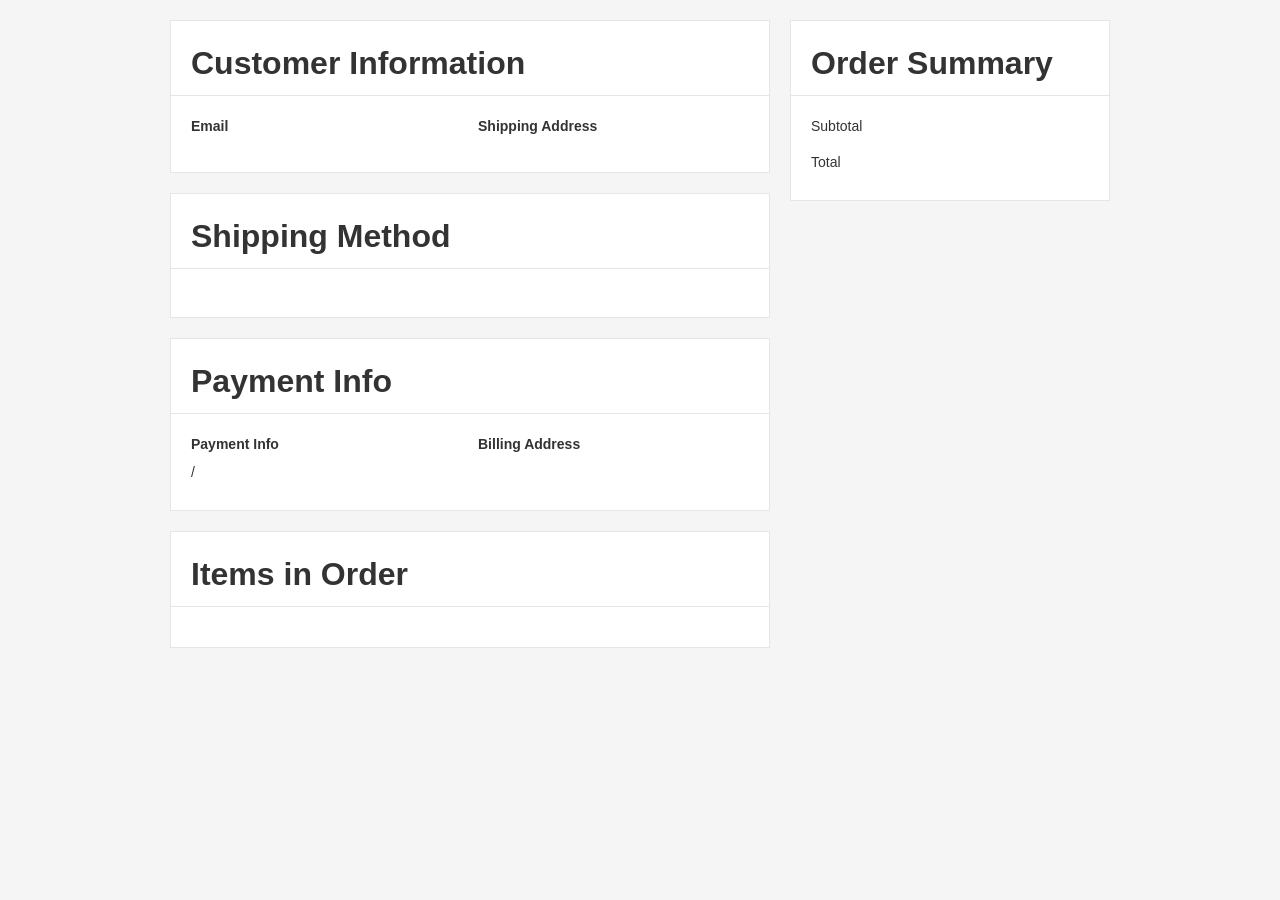
<file: order-confirmation.html>
<!DOCTYPE html><!--  This site was created in Webflow. https://webflow.com  --><!--  Last Published: Wed Apr 22 2026 06:41:15 GMT+0000 (Coordinated Universal Time)  -->
<html data-wf-page="69e438a710df3552f27cb61c" data-wf-site="69b3e41dc2a4636dab7ba64a" lang="en">
<head>
  <meta charset="utf-8">
  <title>primecuts for shopify theme</title>
  <meta content="width=device-width, initial-scale=1" name="viewport">
  <meta content="Webflow" name="generator">
  <link href="css/normalize.css" rel="stylesheet" type="text/css">
  <link href="css/webflow.css" rel="stylesheet" type="text/css">
  <link href="css/primecuts-for-shopify-theme.webflow.css" rel="stylesheet" type="text/css">
  <script type="text/javascript">!function(o,c){var n=c.documentElement,t=" w-mod-";n.className+=t+"js",("ontouchstart"in o||o.DocumentTouch&&c instanceof DocumentTouch)&&(n.className+=t+"touch")}(window,document);</script>
  <link href="images/favicon.ico" rel="shortcut icon" type="image/x-icon">
  <link href="images/webclip.png" rel="apple-touch-icon">
</head>
<body>
  <div data-node-type="commerce-order-confirmation-wrapper" data-wf-order-query="" data-wf-page-link-href-prefix="" class="w-commerce-commerceorderconfirmationcontainer">
    <div class="w-commerce-commercelayoutcontainer w-container">
      <div class="w-commerce-commercelayoutmain">
        <div class="w-commerce-commercecheckoutcustomerinfosummarywrapper">
          <div class="w-commerce-commercecheckoutsummaryblockheader">
            <h2>Customer Information</h2>
          </div>
          <fieldset class="w-commerce-commercecheckoutblockcontent">
            <div class="w-commerce-commercecheckoutrow">
              <div class="w-commerce-commercecheckoutcolumn">
                <div class="w-commerce-commercecheckoutsummaryitem"><label class="w-commerce-commercecheckoutsummarylabel">Email</label>
                  <div></div>
                </div>
              </div>
              <div class="w-commerce-commercecheckoutcolumn">
                <div class="w-commerce-commercecheckoutsummaryitem"><label class="w-commerce-commercecheckoutsummarylabel">Shipping Address</label>
                  <div></div>
                  <div></div>
                  <div></div>
                  <div class="w-commerce-commercecheckoutsummaryflexboxdiv">
                    <div class="w-commerce-commercecheckoutsummarytextspacingondiv"></div>
                    <div class="w-commerce-commercecheckoutsummarytextspacingondiv"></div>
                    <div class="w-commerce-commercecheckoutsummarytextspacingondiv"></div>
                  </div>
                  <div></div>
                </div>
              </div>
            </div>
          </fieldset>
        </div>
        <div class="w-commerce-commercecheckoutshippingsummarywrapper">
          <div class="w-commerce-commercecheckoutsummaryblockheader">
            <h2>Shipping Method</h2>
          </div>
          <fieldset class="w-commerce-commercecheckoutblockcontent">
            <div class="w-commerce-commercecheckoutrow">
              <div class="w-commerce-commercecheckoutcolumn">
                <div class="w-commerce-commercecheckoutsummaryitem">
                  <div></div>
                  <div></div>
                </div>
              </div>
            </div>
          </fieldset>
        </div>
        <div class="w-commerce-commercecheckoutpaymentsummarywrapper">
          <div class="w-commerce-commercecheckoutsummaryblockheader">
            <h2>Payment Info</h2>
          </div>
          <fieldset class="w-commerce-commercecheckoutblockcontent">
            <div class="w-commerce-commercecheckoutrow">
              <div class="w-commerce-commercecheckoutcolumn">
                <div class="w-commerce-commercecheckoutsummaryitem"><label class="w-commerce-commercecheckoutsummarylabel">Payment Info</label>
                  <div class="w-commerce-commercecheckoutsummaryflexboxdiv">
                    <div class="w-commerce-commercecheckoutsummarytextspacingondiv"></div>
                    <div class="w-commerce-commercecheckoutsummarytextspacingondiv"></div>
                  </div>
                  <div class="w-commerce-commercecheckoutsummaryflexboxdiv">
                    <div></div>
                    <div> / </div>
                    <div></div>
                  </div>
                </div>
              </div>
              <div class="w-commerce-commercecheckoutcolumn">
                <div class="w-commerce-commercecheckoutsummaryitem"><label class="w-commerce-commercecheckoutsummarylabel">Billing Address</label>
                  <div></div>
                  <div></div>
                  <div></div>
                  <div class="w-commerce-commercecheckoutsummaryflexboxdiv">
                    <div class="w-commerce-commercecheckoutsummarytextspacingondiv"></div>
                    <div class="w-commerce-commercecheckoutsummarytextspacingondiv"></div>
                    <div class="w-commerce-commercecheckoutsummarytextspacingondiv"></div>
                  </div>
                  <div></div>
                </div>
              </div>
            </div>
          </fieldset>
        </div>
        <div class="w-commerce-commercecheckoutorderitemswrapper">
          <div class="w-commerce-commercecheckoutsummaryblockheader">
            <h2>Items in Order</h2>
          </div>
          <fieldset class="w-commerce-commercecheckoutblockcontent">
            <script type="text/x-wf-template" id="wf-template-69e438a710df3552f27cb61f000000000051"></script>
            <div role="list" class="w-commerce-commercecheckoutorderitemslist" data-wf-collection="database.commerceOrder.userItems" data-wf-template-id="wf-template-69e438a710df3552f27cb61f000000000051"></div>
          </fieldset>
        </div>
      </div>
      <div class="w-commerce-commercelayoutsidebar">
        <div class="w-commerce-commercecheckoutordersummarywrapper">
          <div class="w-commerce-commercecheckoutsummaryblockheader">
            <h2>Order Summary</h2>
          </div>
          <fieldset class="w-commerce-commercecheckoutblockcontent">
            <div class="w-commerce-commercecheckoutsummarylineitem">
              <div>Subtotal</div>
              <div></div>
            </div>
            <script type="text/x-wf-template" id="wf-template-69e438a710df3552f27cb61f00000000006b">%3Cdiv%20class%3D%22w-commerce-commercecheckoutordersummaryextraitemslistitem%22%3E%3Cdiv%3E%3C%2Fdiv%3E%3Cdiv%3E%3C%2Fdiv%3E%3C%2Fdiv%3E</script>
            <div class="w-commerce-commercecheckoutordersummaryextraitemslist" data-wf-collection="database.commerceOrder.extraItems" data-wf-template-id="wf-template-69e438a710df3552f27cb61f00000000006b">
              <div class="w-commerce-commercecheckoutordersummaryextraitemslistitem">
                <div></div>
                <div></div>
              </div>
            </div>
            <div class="w-commerce-commercecheckoutsummarylineitem">
              <div>Total</div>
              <div class="w-commerce-commercecheckoutsummarytotal"></div>
            </div>
          </fieldset>
        </div>
      </div>
    </div>
  </div>
  <script src="https://d3e54v103j8qbb.cloudfront.net/js/jquery-3.5.1.min.dc5e7f18c8.js?site=69b3e41dc2a4636dab7ba64a" type="text/javascript" integrity="sha256-9/aliU8dGd2tb6OSsuzixeV4y/faTqgFtohetphbbj0=" crossorigin="anonymous"></script>
  <script src="js/webflow.js" type="text/javascript"></script>
</body>
</html>
</file>
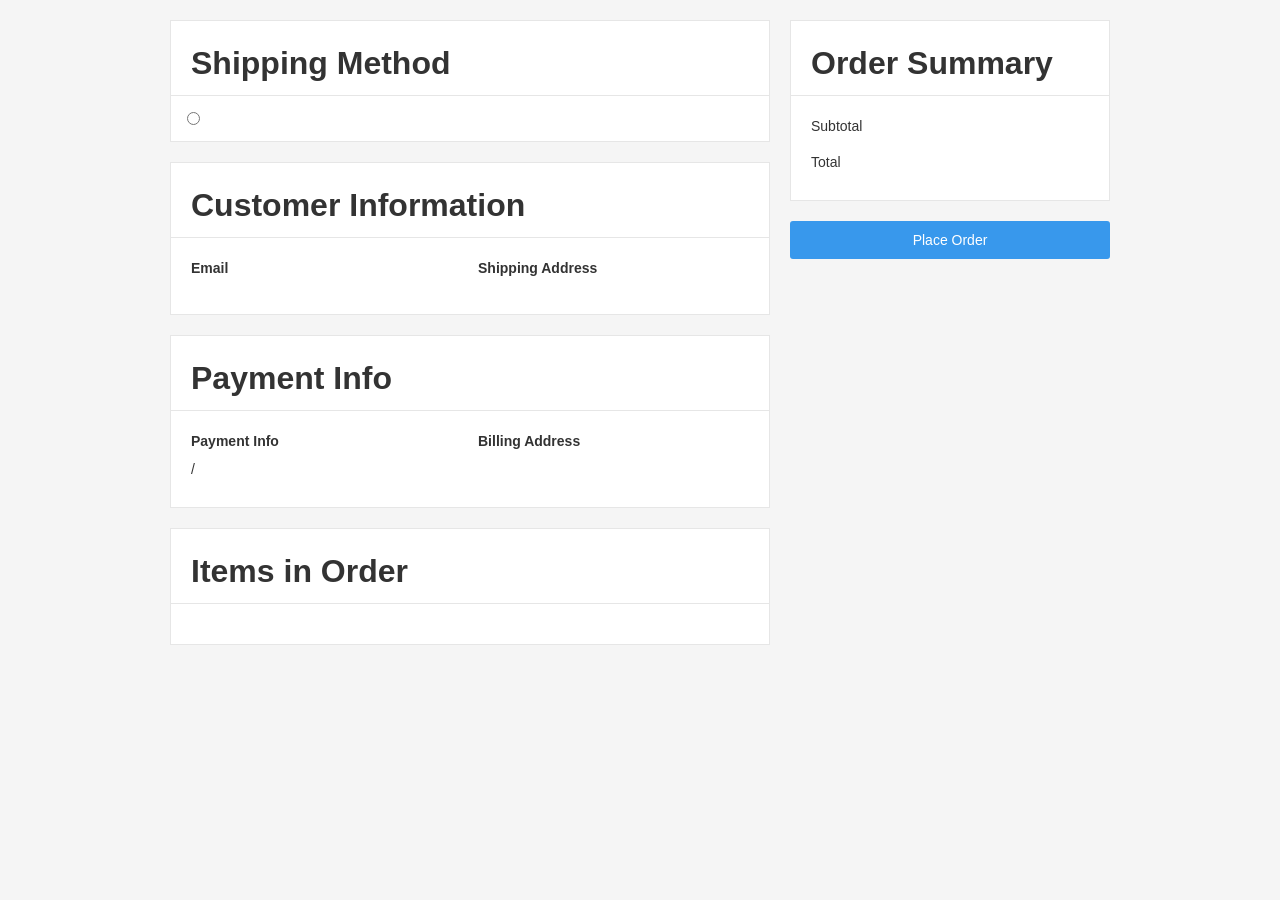
<file: paypal-checkout.html>
<!DOCTYPE html><!--  This site was created in Webflow. https://webflow.com  --><!--  Last Published: Wed Apr 22 2026 06:41:15 GMT+0000 (Coordinated Universal Time)  -->
<html data-wf-page="69e438a710df3552f27cb60a" data-wf-site="69b3e41dc2a4636dab7ba64a" lang="en">
<head>
  <meta charset="utf-8">
  <base target="_parent">
  <title>primecuts for shopify theme</title>
  <meta content="width=device-width, initial-scale=1" name="viewport">
  <meta content="Webflow" name="generator">
  <link href="css/normalize.css" rel="stylesheet" type="text/css">
  <link href="css/webflow.css" rel="stylesheet" type="text/css">
  <link href="css/primecuts-for-shopify-theme.webflow.css" rel="stylesheet" type="text/css">
  <script type="text/javascript">!function(o,c){var n=c.documentElement,t=" w-mod-";n.className+=t+"js",("ontouchstart"in o||o.DocumentTouch&&c instanceof DocumentTouch)&&(n.className+=t+"touch")}(window,document);</script>
  <link href="images/favicon.ico" rel="shortcut icon" type="image/x-icon">
  <link href="images/webclip.png" rel="apple-touch-icon">
</head>
<body>
  <div data-node-type="commerce-paypal-checkout-form-container" data-wf-checkout-query="" data-wf-page-link-href-prefix="" class="w-commerce-commercepaypalcheckoutformcontainer">
    <div class="w-commerce-commercelayoutcontainer w-container">
      <div class="w-commerce-commercelayoutmain">
        <form data-node-type="commerce-checkout-shipping-methods-wrapper" class="w-commerce-commercecheckoutshippingmethodswrapper">
          <div class="w-commerce-commercecheckoutblockheader">
            <h2>Shipping Method</h2>
          </div>
          <fieldset>
            <script type="text/x-wf-template" id="wf-template-69e438a710df3552f27cb60d000000000012">%3Clabel%20class%3D%22w-commerce-commercecheckoutshippingmethoditem%22%3E%3Cinput%20required%3D%22%22%20type%3D%22radio%22%20name%3D%22shipping-method-choice%22%2F%3E%3Cdiv%20class%3D%22w-commerce-commercecheckoutshippingmethoddescriptionblock%22%3E%3Cdiv%20class%3D%22w-commerce-commerceboldtextblock%22%3E%3C%2Fdiv%3E%3Cdiv%3E%3C%2Fdiv%3E%3C%2Fdiv%3E%3Cdiv%3E%3C%2Fdiv%3E%3C%2Flabel%3E</script>
            <div data-node-type="commerce-checkout-shipping-methods-list" class="w-commerce-commercecheckoutshippingmethodslist" data-wf-collection="database.commerceOrder.availableShippingMethods" data-wf-template-id="wf-template-69e438a710df3552f27cb60d000000000012"><label class="w-commerce-commercecheckoutshippingmethoditem"><input required="" type="radio" name="shipping-method-choice">
                <div class="w-commerce-commercecheckoutshippingmethoddescriptionblock">
                  <div class="w-commerce-commerceboldtextblock"></div>
                  <div></div>
                </div>
                <div></div>
              </label></div>
            <div data-node-type="commerce-checkout-shipping-methods-empty-state" style="display:none" class="w-commerce-commercecheckoutshippingmethodsemptystate">
              <div>No shipping methods are available for the address given.</div>
            </div>
          </fieldset>
        </form>
        <div class="w-commerce-commercecheckoutcustomerinfosummarywrapper">
          <div class="w-commerce-commercecheckoutsummaryblockheader">
            <h2>Customer Information</h2>
          </div>
          <fieldset class="w-commerce-commercecheckoutblockcontent">
            <div class="w-commerce-commercecheckoutrow">
              <div class="w-commerce-commercecheckoutcolumn">
                <div class="w-commerce-commercecheckoutsummaryitem"><label class="w-commerce-commercecheckoutsummarylabel">Email</label>
                  <div></div>
                </div>
              </div>
              <div class="w-commerce-commercecheckoutcolumn">
                <div class="w-commerce-commercecheckoutsummaryitem"><label class="w-commerce-commercecheckoutsummarylabel">Shipping Address</label>
                  <div></div>
                  <div></div>
                  <div></div>
                  <div class="w-commerce-commercecheckoutsummaryflexboxdiv">
                    <div class="w-commerce-commercecheckoutsummarytextspacingondiv"></div>
                    <div class="w-commerce-commercecheckoutsummarytextspacingondiv"></div>
                    <div class="w-commerce-commercecheckoutsummarytextspacingondiv"></div>
                  </div>
                  <div></div>
                </div>
              </div>
            </div>
          </fieldset>
        </div>
        <div class="w-commerce-commercecheckoutpaymentsummarywrapper">
          <div class="w-commerce-commercecheckoutsummaryblockheader">
            <h2>Payment Info</h2>
          </div>
          <fieldset class="w-commerce-commercecheckoutblockcontent">
            <div class="w-commerce-commercecheckoutrow">
              <div class="w-commerce-commercecheckoutcolumn">
                <div class="w-commerce-commercecheckoutsummaryitem"><label class="w-commerce-commercecheckoutsummarylabel">Payment Info</label>
                  <div class="w-commerce-commercecheckoutsummaryflexboxdiv">
                    <div class="w-commerce-commercecheckoutsummarytextspacingondiv"></div>
                    <div class="w-commerce-commercecheckoutsummarytextspacingondiv"></div>
                  </div>
                  <div class="w-commerce-commercecheckoutsummaryflexboxdiv">
                    <div></div>
                    <div> / </div>
                    <div></div>
                  </div>
                </div>
              </div>
              <div class="w-commerce-commercecheckoutcolumn">
                <div class="w-commerce-commercecheckoutsummaryitem"><label class="w-commerce-commercecheckoutsummarylabel">Billing Address</label>
                  <div></div>
                  <div></div>
                  <div></div>
                  <div class="w-commerce-commercecheckoutsummaryflexboxdiv">
                    <div class="w-commerce-commercecheckoutsummarytextspacingondiv"></div>
                    <div class="w-commerce-commercecheckoutsummarytextspacingondiv"></div>
                    <div class="w-commerce-commercecheckoutsummarytextspacingondiv"></div>
                  </div>
                  <div></div>
                </div>
              </div>
            </div>
          </fieldset>
        </div>
        <div class="w-commerce-commercecheckoutorderitemswrapper">
          <div class="w-commerce-commercecheckoutsummaryblockheader">
            <h2>Items in Order</h2>
          </div>
          <fieldset class="w-commerce-commercecheckoutblockcontent">
            <script type="text/x-wf-template" id="wf-template-69e438a710df3552f27cb60d000000000056"></script>
            <div role="list" class="w-commerce-commercecheckoutorderitemslist" data-wf-collection="database.commerceOrder.userItems" data-wf-template-id="wf-template-69e438a710df3552f27cb60d000000000056"></div>
          </fieldset>
        </div>
      </div>
      <div class="w-commerce-commercelayoutsidebar">
        <div class="w-commerce-commercecheckoutordersummarywrapper">
          <div class="w-commerce-commercecheckoutsummaryblockheader">
            <h2>Order Summary</h2>
          </div>
          <fieldset class="w-commerce-commercecheckoutblockcontent">
            <div class="w-commerce-commercecheckoutsummarylineitem">
              <div>Subtotal</div>
              <div></div>
            </div>
            <script type="text/x-wf-template" id="wf-template-69e438a710df3552f27cb60d000000000070">%3Cdiv%20class%3D%22w-commerce-commercecheckoutordersummaryextraitemslistitem%22%3E%3Cdiv%3E%3C%2Fdiv%3E%3Cdiv%3E%3C%2Fdiv%3E%3C%2Fdiv%3E</script>
            <div class="w-commerce-commercecheckoutordersummaryextraitemslist" data-wf-collection="database.commerceOrder.extraItems" data-wf-template-id="wf-template-69e438a710df3552f27cb60d000000000070">
              <div class="w-commerce-commercecheckoutordersummaryextraitemslistitem">
                <div></div>
                <div></div>
              </div>
            </div>
            <div class="w-commerce-commercecheckoutsummarylineitem">
              <div>Total</div>
              <div class="w-commerce-commercecheckoutsummarytotal"></div>
            </div>
          </fieldset>
        </div>
        <a href="#" value="Place Order" data-node-type="commerce-checkout-place-order-button" class="w-commerce-commercecheckoutplaceorderbutton" data-loading-text="Placing Order...">Place Order</a>
        <div data-node-type="commerce-checkout-error-state" style="display:none" class="w-commerce-commercepaypalcheckouterrorstate">
          <div aria-live="polite" class="w-checkout-error-msg" data-w-info-error="There was an error processing your customer info. Please try again, or contact us if you continue to have problems." data-w-shipping-error="Sorry. We can’t ship your order to the address provided." data-w-billing-error="Your payment could not be completed with the payment information provided. Please make sure that your card and billing address information is correct, or try a different payment card, to complete this order. Contact us if you continue to have problems." data-w-minimum-error="The order minimum was not met. Add more items to your cart to continue." data-w-payment-error="There was an error processing your payment. Please try again, or contact us if you continue to have problems." data-w-pricing-error="The prices of one or more items in your cart have changed. Please refresh this page and try again." data-w-extras-error="A merchant setting has changed that impacts your cart. Please refresh and try again." data-w-product-error="One or more of the products in your cart have been removed. Please refresh the page and try again." data-w-invalid-discount-error="This discount is invalid." data-w-expired-discount-error="This discount is no longer available." data-w-usage-reached-discount-error="This discount is no longer available." data-w-requirements-not-met-error="Discount requirements not met">There was an error processing your customer info. Please try again, or contact us if you continue to have problems.</div>
        </div>
      </div>
    </div>
  </div>
  <script src="https://d3e54v103j8qbb.cloudfront.net/js/jquery-3.5.1.min.dc5e7f18c8.js?site=69b3e41dc2a4636dab7ba64a" type="text/javascript" integrity="sha256-9/aliU8dGd2tb6OSsuzixeV4y/faTqgFtohetphbbj0=" crossorigin="anonymous"></script>
  <script src="js/webflow.js" type="text/javascript"></script>
</body>
</html>
</file>
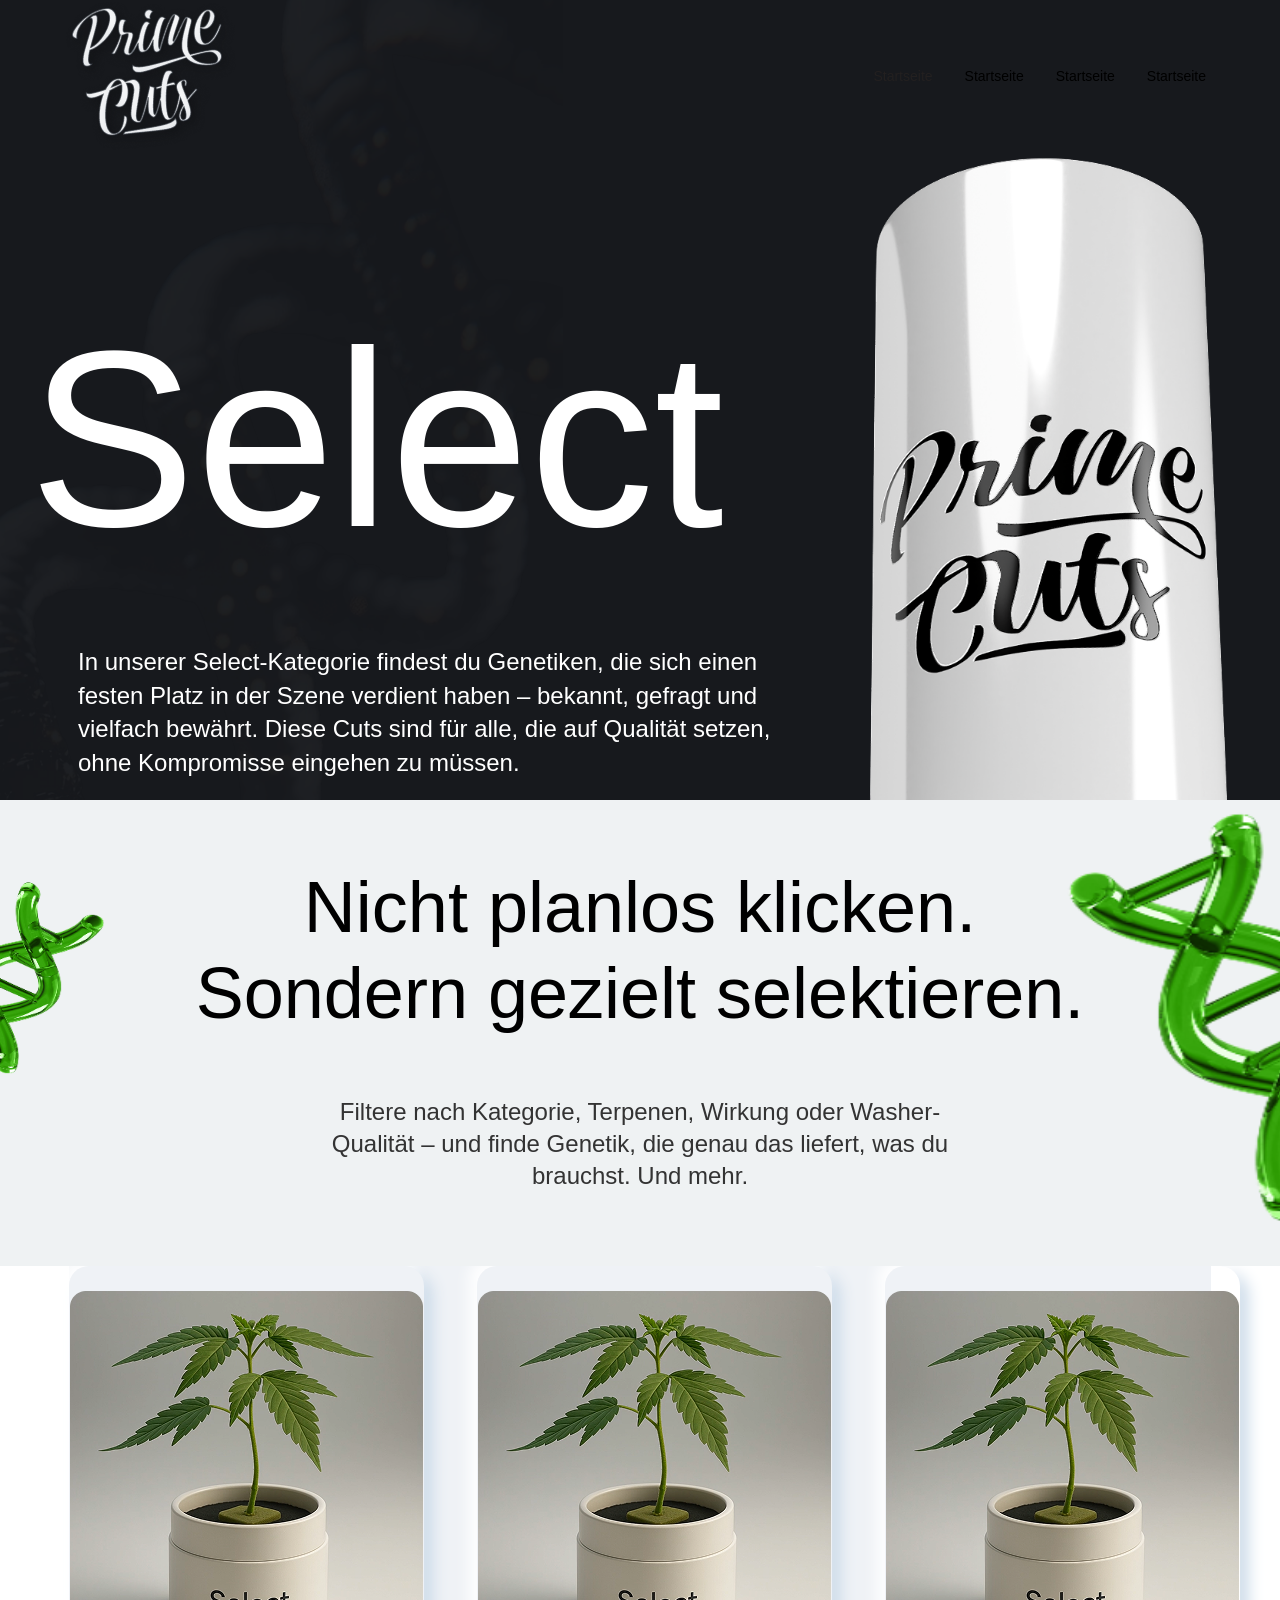
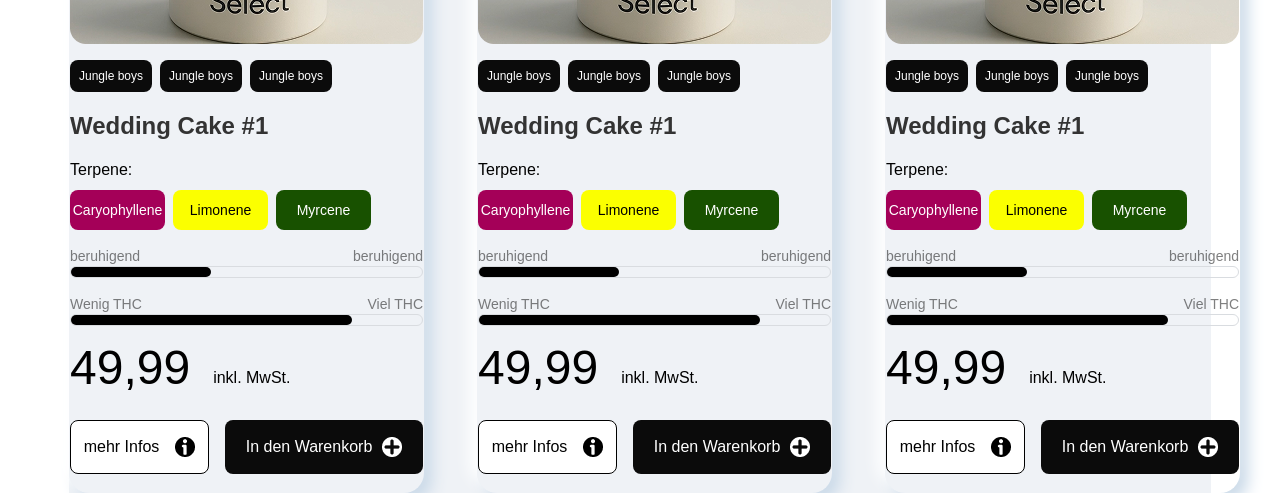
<file: product-page.html>
<!DOCTYPE html><!--  This site was created in Webflow. https://webflow.com  --><!--  Last Published: Wed Apr 22 2026 06:41:15 GMT+0000 (Coordinated Universal Time)  -->
<html data-wf-page="69cbac05c30298b7e6a13598" data-wf-site="69b3e41dc2a4636dab7ba64a" lang="en">
<head>
  <meta charset="utf-8">
  <title>product-page</title>
  <meta content="product-page" property="og:title">
  <meta content="product-page" property="twitter:title">
  <meta content="width=device-width, initial-scale=1" name="viewport">
  <meta content="Webflow" name="generator">
  <link href="css/normalize.css" rel="stylesheet" type="text/css">
  <link href="css/webflow.css" rel="stylesheet" type="text/css">
  <link href="css/primecuts-for-shopify-theme.webflow.css" rel="stylesheet" type="text/css">
  <script type="text/javascript">!function(o,c){var n=c.documentElement,t=" w-mod-";n.className+=t+"js",("ontouchstart"in o||o.DocumentTouch&&c instanceof DocumentTouch)&&(n.className+=t+"touch")}(window,document);</script>
  <link href="images/favicon.ico" rel="shortcut icon" type="image/x-icon">
  <link href="images/webclip.png" rel="apple-touch-icon">
</head>
<body>
  <section class="section-3">
    <div class="div-block">
      <div class="div-block-3"><img id="Startseite" loading="lazy" alt="" src="images/Layer_1.png" class="image-14"></div>
      <button type="button" class="menu-toggle" aria-expanded="false" aria-controls="site-navigation" aria-label="Open menu">
        <span class="menu-toggle-line"></span>
        <span class="menu-toggle-line"></span>
        <span class="menu-toggle-line"></span>
      </button>
      <div id="site-navigation" class="div-block-2">
        <div class="div-block-4">
          <div class="text-block">Startseite</div>
        </div>
        <div class="div-block-4">
          <div textcolor="color" class="text-block-4">Startseite</div>
        </div>
        <div class="div-block-4">
          <div class="text-block-3">Startseite</div>
        </div>
        <div class="div-block-4">
          <div class="text-block-2">Startseite</div>
        </div>
      </div>
    </div>
    <div class="div-block-25">
      <div class="text-block-14">Select</div>
      <div class="text-block-15">In unserer Select-Kategorie findest du Genetiken, die sich einen festen Platz in der Szene verdient haben – bekannt, gefragt und vielfach bewährt. Diese Cuts sind für alle, die auf Qualität setzen, ohne Kompromisse eingehen zu müssen.</div>
    </div><img src="images/White-Corner-1-1.png" loading="lazy" sizes="100vw" srcset="images/White-Corner-1-1-p-500.png 500w, images/White-Corner-1-1-p-800.png 800w, images/White-Corner-1-1.png 928w" alt="" class="image-10">
  </section>
  <section class="section-5">
    <div class="w-layout-blockcontainer container w-container">
      <p class="paragraph-8">Nicht planlos klicken. Sondern gezielt selektieren.</p>
      <p class="paragraph-9">Filtere nach Kategorie, Terpenen, Wirkung oder Washer-Qualität – und finde Genetik, die genau das liefert, was du brauchst. Und mehr.</p><img src="images/dna-helix-png-3d-transparent-background-2-1.png" loading="lazy" width="Auto" alt="" class="image1"><img src="images/dna-helix-png-3d-transparent-background-2-1.png" loading="lazy" alt="" class="image2">
    </div>
  </section>
  <section class="section-4">
    <div class="div-block-26">
      <div class="div-block-27"><img src="images/Frame-25.png" loading="lazy" alt="" class="image-11"></div>
      <div class="div-block-28">
        <div class="div-block-29">
          <div class="div-block-31">
            <div class="div-block-32">
              <p class="paragraph">Jungle boys</p>
              <p class="paragraph">Jungle boys</p>
              <p class="paragraph">Jungle boys</p>
            </div>
            <h2 class="heading"><strong>Wedding Cake #1</strong></h2>
          </div>
        </div>
        <div class="div-block-39">
          <p class="paragraph-2">Terpene:</p>
          <div class="div-block-37">
            <p class="paragraph-3">Caryophyllene</p>
            <p class="paragraph-3 option2">Limonene</p>
            <p class="paragraph-3 button3">Myrcene</p>
          </div>
        </div>
        <div class="div-block-43">
          <div class="div-block-40">
            <p class="paragraph-5">beruhigend</p>
            <p class="paragraph-4">beruhigend</p>
          </div>
          <div class="div-block-41">
            <div class="div-block-42"></div>
          </div>
        </div>
        <div class="div-block-43">
          <div class="div-block-40">
            <p class="paragraph-5">Wenig THC</p>
            <p class="paragraph-4">Viel THC</p>
          </div>
          <div class="div-block-41">
            <div class="div-block-42 loading"></div>
          </div>
        </div>
        <div class="div-block-44">
          <p class="paragraph-6">49,99</p>
          <p class="paragraph-7">inkl. MwSt.</p>
        </div>
        <div class="div-block-45">
          <div class="div-block-46">
            <div class="text-block-16">mehr Infos</div><img src="images/Vector.png" loading="lazy" alt="" class="image-12">
          </div>
          <div class="div-block-47">
            <div class="text-block-17">In den Warenkorb</div><img src="images/Frame.png" loading="lazy" alt="" class="image-13">
          </div>
        </div>
      </div>
    </div>
    <div class="div-block-26">
      <div class="div-block-27"><img src="images/Frame-25.png" loading="lazy" alt="" class="image-11"></div>
      <div class="div-block-28">
        <div class="div-block-29">
          <div class="div-block-31">
            <div class="div-block-32">
              <p class="paragraph">Jungle boys</p>
              <p class="paragraph">Jungle boys</p>
              <p class="paragraph">Jungle boys</p>
            </div>
            <h2 class="heading"><strong>Wedding Cake #1</strong></h2>
          </div>
        </div>
        <div class="div-block-39">
          <p class="paragraph-2">Terpene:</p>
          <div class="div-block-37">
            <p class="paragraph-3">Caryophyllene</p>
            <p class="paragraph-3 option2">Limonene</p>
            <p class="paragraph-3 button3">Myrcene</p>
          </div>
        </div>
        <div class="div-block-43">
          <div class="div-block-40">
            <p class="paragraph-5">beruhigend</p>
            <p class="paragraph-4">beruhigend</p>
          </div>
          <div class="div-block-41">
            <div class="div-block-42"></div>
          </div>
        </div>
        <div class="div-block-43">
          <div class="div-block-40">
            <p class="paragraph-5">Wenig THC</p>
            <p class="paragraph-4">Viel THC</p>
          </div>
          <div class="div-block-41">
            <div class="div-block-42 loading"></div>
          </div>
        </div>
        <div id="49,99" class="div-block-44">
          <p class="paragraph-6">49,99</p>
          <p class="paragraph-7">inkl. MwSt.</p>
        </div>
        <div class="div-block-45">
          <div class="div-block-46">
            <div class="text-block-16">mehr Infos</div><img loading="lazy" src="images/Vector.png" alt="" class="image-12">
          </div>
          <div class="div-block-47">
            <div class="text-block-17">In den Warenkorb</div><img loading="lazy" src="images/Frame.png" alt="" class="image-13">
          </div>
        </div>
      </div>
    </div>
    <div class="div-block-26">
      <div class="div-block-27"><img src="images/Frame-25.png" loading="lazy" alt="" class="image-11"></div>
      <div class="div-block-28">
        <div class="div-block-29">
          <div class="div-block-31">
            <div class="div-block-32">
              <p class="paragraph">Jungle boys</p>
              <p class="paragraph">Jungle boys</p>
              <p class="paragraph">Jungle boys</p>
            </div>
            <h2 class="heading"><strong>Wedding Cake #1</strong></h2>
          </div>
        </div>
        <div class="div-block-39">
          <p class="paragraph-2">Terpene:</p>
          <div class="div-block-37">
            <p class="paragraph-3">Caryophyllene</p>
            <p class="paragraph-3 option2">Limonene</p>
            <p class="paragraph-3 button3">Myrcene</p>
          </div>
        </div>
        <div class="div-block-43">
          <div class="div-block-40">
            <p class="paragraph-5">beruhigend</p>
            <p class="paragraph-4">beruhigend</p>
          </div>
          <div class="div-block-41">
            <div class="div-block-42"></div>
          </div>
        </div>
        <div class="div-block-43">
          <div class="div-block-40">
            <p class="paragraph-5">Wenig THC</p>
            <p class="paragraph-4">Viel THC</p>
          </div>
          <div class="div-block-41">
            <div class="div-block-42 loading"></div>
          </div>
        </div>
        <div class="div-block-44">
          <p class="paragraph-6">49,99</p>
          <p class="paragraph-7">inkl. MwSt.</p>
        </div>
        <div class="div-block-45">
          <div class="div-block-46">
            <div class="text-block-16">mehr Infos</div><img src="images/Vector.png" loading="lazy" alt="" class="image-12">
          </div>
          <div class="div-block-47">
            <div class="text-block-17">In den Warenkorb</div><img src="images/Frame.png" loading="lazy" alt="" class="image-13">
          </div>
        </div>
      </div>
    </div>
  </section>
  <script src="https://d3e54v103j8qbb.cloudfront.net/js/jquery-3.5.1.min.dc5e7f18c8.js?site=69b3e41dc2a4636dab7ba64a" type="text/javascript" integrity="sha256-9/aliU8dGd2tb6OSsuzixeV4y/faTqgFtohetphbbj0=" crossorigin="anonymous"></script>
  <script src="js/webflow.js" type="text/javascript"></script>
  <script type="text/javascript">
    (function () {
      var toggle = document.querySelector('.menu-toggle');
      var nav = document.getElementById('site-navigation');

      if (!toggle || !nav) return;

      function closeMenu() {
        toggle.setAttribute('aria-expanded', 'false');
        toggle.setAttribute('aria-label', 'Open menu');
        nav.classList.remove('is-open');
      }

      toggle.addEventListener('click', function () {
        var isOpen = toggle.getAttribute('aria-expanded') === 'true';
        toggle.setAttribute('aria-expanded', String(!isOpen));
        toggle.setAttribute('aria-label', isOpen ? 'Open menu' : 'Close menu');
        nav.classList.toggle('is-open', !isOpen);
      });

      window.addEventListener('resize', function () {
        if (window.innerWidth > 767) {
          closeMenu();
        }
      });
    }());
  </script>
</body>
</html>
</file>
<file: css/webflow.css>
@font-face {
  font-family: 'webflow-icons';
  src: url("[data-uri]") format('truetype');
  font-weight: normal;
  font-style: normal;
}
[class^="w-icon-"],
[class*=" w-icon-"] {
  /* use !important to prevent issues with browser extensions that change fonts */
  font-family: 'webflow-icons' !important;
  speak: none;
  font-style: normal;
  font-weight: normal;
  font-variant: normal;
  text-transform: none;
  line-height: 1;
  /* Better Font Rendering =========== */
  -webkit-font-smoothing: antialiased;
  -moz-osx-font-smoothing: grayscale;
}
.w-icon-slider-right:before {
  content: "\e600";
}
.w-icon-slider-left:before {
  content: "\e601";
}
.w-icon-nav-menu:before {
  content: "\e602";
}
.w-icon-arrow-down:before,
.w-icon-dropdown-toggle:before {
  content: "\e603";
}
.w-icon-file-upload-remove:before {
  content: "\e900";
}
.w-icon-file-upload-icon:before {
  content: "\e903";
}
* {
  -webkit-box-sizing: border-box;
  -moz-box-sizing: border-box;
  box-sizing: border-box;
}
html {
  height: 100%;
}
body {
  margin: 0;
  min-height: 100%;
  background-color: #fff;
  font-family: Arial, sans-serif;
  font-size: 14px;
  line-height: 20px;
  color: #333;
}
img {
  max-width: 100%;
  vertical-align: middle;
  display: inline-block;
}
html.w-mod-touch * {
  background-attachment: scroll !important;
}
.w-block {
  display: block;
}
.w-inline-block {
  max-width: 100%;
  display: inline-block;
}
.w-clearfix:before,
.w-clearfix:after {
  content: " ";
  display: table;
  grid-column-start: 1;
  grid-row-start: 1;
  grid-column-end: 2;
  grid-row-end: 2;
}
.w-clearfix:after {
  clear: both;
}
.w-hidden {
  display: none;
}
.w-button {
  display: inline-block;
  padding: 9px 15px;
  background-color: #3898EC;
  color: white;
  border: 0;
  line-height: inherit;
  text-decoration: none;
  cursor: pointer;
  border-radius: 0;
}
input.w-button {
  -webkit-appearance: button;
}
html[data-w-dynpage] [data-w-cloak] {
  color: transparent !important;
}
.w-code-block {
  margin: unset;
}
pre.w-code-block code {
  all: inherit;
}
pre.w-code-block code > span {
  display: block !important;
}
.w-optimization {
  display: contents;
}
.w-webflow-badge,
.w-webflow-badge > img {
  box-sizing: unset;
  width: unset;
  height: unset;
  max-height: unset;
  max-width: unset;
  min-height: unset;
  min-width: unset;
  margin: unset;
  padding: unset;
  float: unset;
  clear: unset;
  border: unset;
  border-radius: unset;
  background: unset;
  background-image: unset;
  background-position: unset;
  background-size: unset;
  background-repeat: unset;
  background-origin: unset;
  background-clip: unset;
  background-attachment: unset;
  background-color: unset;
  box-shadow: unset;
  transform: unset;
  transition: unset;
  direction: unset;
  font-family: unset;
  font-weight: unset;
  color: unset;
  font-size: unset;
  line-height: unset;
  font-style: unset;
  font-variant: unset;
  text-align: unset;
  letter-spacing: unset;
  text-decoration: unset;
  text-indent: unset;
  text-transform: unset;
  list-style-type: unset;
  text-shadow: unset;
  vertical-align: unset;
  cursor: unset;
  white-space: unset;
  word-break: unset;
  word-spacing: unset;
  word-wrap: unset;
}
.w-webflow-badge {
  position: fixed !important;
  display: inline-block !important;
  visibility: visible !important;
  opacity: 1 !important;
  z-index: 2147483647 !important;
  top: auto !important;
  right: 12px !important;
  bottom: 12px !important;
  left: auto !important;
  color: #aaadb0 !important;
  background-color: #fff !important;
  border-radius: 3px !important;
  padding: 6px !important;
  font-size: 12px !important;
  line-height: 14px !important;
  text-decoration: none !important;
  transform: none !important;
  margin: 0 !important;
  width: auto !important;
  height: auto !important;
  overflow: unset !important;
  white-space: nowrap;
  box-shadow: 0 0 0 1px rgba(0, 0, 0, 0.1), 0px 1px 3px rgba(0, 0, 0, 0.1);
  cursor: pointer;
}
.w-webflow-badge > img {
  position: unset;
  display: inline-block !important;
  visibility: unset !important;
  opacity: 1 !important;
  vertical-align: middle !important;
}
h1,
h2,
h3,
h4,
h5,
h6 {
  font-weight: bold;
  margin-bottom: 10px;
}
h1 {
  font-size: 38px;
  line-height: 44px;
  margin-top: 20px;
}
h2 {
  font-size: 32px;
  line-height: 36px;
  margin-top: 20px;
}
h3 {
  font-size: 24px;
  line-height: 30px;
  margin-top: 20px;
}
h4 {
  font-size: 18px;
  line-height: 24px;
  margin-top: 10px;
}
h5 {
  font-size: 14px;
  line-height: 20px;
  margin-top: 10px;
}
h6 {
  font-size: 12px;
  line-height: 18px;
  margin-top: 10px;
}
p {
  margin-top: 0;
  margin-bottom: 10px;
}
blockquote {
  margin: 0 0 10px 0;
  padding: 10px 20px;
  border-left: 5px solid #E2E2E2;
  font-size: 18px;
  line-height: 22px;
}
figure {
  margin: 0;
  margin-bottom: 10px;
}
figcaption {
  margin-top: 5px;
  text-align: center;
}
ul,
ol {
  margin-top: 0px;
  margin-bottom: 10px;
  padding-left: 40px;
}
.w-list-unstyled {
  padding-left: 0;
  list-style: none;
}
.w-embed:before,
.w-embed:after {
  content: " ";
  display: table;
  grid-column-start: 1;
  grid-row-start: 1;
  grid-column-end: 2;
  grid-row-end: 2;
}
.w-embed:after {
  clear: both;
}
.w-video {
  width: 100%;
  position: relative;
  padding: 0;
}
.w-video iframe,
.w-video object,
.w-video embed {
  position: absolute;
  top: 0;
  left: 0;
  width: 100%;
  height: 100%;
  border: none;
}
fieldset {
  padding: 0;
  margin: 0;
  border: 0;
}
button,
[type='button'],
[type='reset'] {
  border: 0;
  cursor: pointer;
  -webkit-appearance: button;
}
.w-form {
  margin: 0 0 15px;
}
.w-form-done {
  display: none;
  padding: 20px;
  text-align: center;
  background-color: #dddddd;
}
.w-form-fail {
  display: none;
  margin-top: 10px;
  padding: 10px;
  background-color: #ffdede;
}
label {
  display: block;
  margin-bottom: 5px;
  font-weight: bold;
}
.w-input,
.w-select {
  display: block;
  width: 100%;
  height: 38px;
  padding: 8px 12px;
  margin-bottom: 10px;
  font-size: 14px;
  line-height: 1.42857143;
  color: #333333;
  vertical-align: middle;
  background-color: #ffffff;
  border: 1px solid #cccccc;
}
.w-input::placeholder,
.w-select::placeholder {
  color: #999;
}
.w-input:focus,
.w-select:focus {
  border-color: #3898EC;
  outline: 0;
}
.w-input[disabled],
.w-select[disabled],
.w-input[readonly],
.w-select[readonly],
fieldset[disabled] .w-input,
fieldset[disabled] .w-select {
  cursor: not-allowed;
}
.w-input[disabled]:not(.w-input-disabled),
.w-select[disabled]:not(.w-input-disabled),
.w-input[readonly],
.w-select[readonly],
fieldset[disabled]:not(.w-input-disabled) .w-input,
fieldset[disabled]:not(.w-input-disabled) .w-select {
  background-color: #eeeeee;
}
textarea.w-input,
textarea.w-select {
  height: auto;
}
.w-select {
  background-color: #f3f3f3;
}
.w-select[multiple] {
  height: auto;
}
.w-form-label {
  display: inline-block;
  cursor: pointer;
  font-weight: normal;
  margin-bottom: 0px;
}
.w-radio {
  display: block;
  margin-bottom: 5px;
  padding-left: 20px;
}
.w-radio:before,
.w-radio:after {
  content: " ";
  display: table;
  grid-column-start: 1;
  grid-row-start: 1;
  grid-column-end: 2;
  grid-row-end: 2;
}
.w-radio:after {
  clear: both;
}
.w-radio-input {
  margin: 4px 0 0;
  line-height: normal;
  float: left;
  margin-left: -20px;
}
.w-radio-input {
  margin-top: 3px;
}
.w-file-upload {
  display: block;
  margin-bottom: 10px;
}
.w-file-upload-input {
  width: 0.1px;
  height: 0.1px;
  opacity: 0;
  overflow: hidden;
  position: absolute;
  z-index: -100;
}
.w-file-upload-default,
.w-file-upload-uploading,
.w-file-upload-success {
  display: inline-block;
  color: #333333;
}
.w-file-upload-error {
  display: block;
  margin-top: 10px;
}
.w-file-upload-default.w-hidden,
.w-file-upload-uploading.w-hidden,
.w-file-upload-error.w-hidden,
.w-file-upload-success.w-hidden {
  display: none;
}
.w-file-upload-uploading-btn {
  display: flex;
  font-size: 14px;
  font-weight: normal;
  cursor: pointer;
  margin: 0;
  padding: 8px 12px;
  border: 1px solid #cccccc;
  background-color: #fafafa;
}
.w-file-upload-file {
  display: flex;
  flex-grow: 1;
  justify-content: space-between;
  margin: 0;
  padding: 8px 9px 8px 11px;
  border: 1px solid #cccccc;
  background-color: #fafafa;
}
.w-file-upload-file-name {
  font-size: 14px;
  font-weight: normal;
  display: block;
}
.w-file-remove-link {
  margin-top: 3px;
  margin-left: 10px;
  width: auto;
  height: auto;
  padding: 3px;
  display: block;
  cursor: pointer;
}
.w-icon-file-upload-remove {
  margin: auto;
  font-size: 10px;
}
.w-file-upload-error-msg {
  display: inline-block;
  color: #ea384c;
  padding: 2px 0;
}
.w-file-upload-info {
  display: inline-block;
  line-height: 38px;
  padding: 0 12px;
}
.w-file-upload-label {
  display: inline-block;
  font-size: 14px;
  font-weight: normal;
  cursor: pointer;
  margin: 0;
  padding: 8px 12px;
  border: 1px solid #cccccc;
  background-color: #fafafa;
}
.w-icon-file-upload-icon,
.w-icon-file-upload-uploading {
  display: inline-block;
  margin-right: 8px;
  width: 20px;
}
.w-icon-file-upload-uploading {
  height: 20px;
}
.w-container {
  margin-left: auto;
  margin-right: auto;
  max-width: 940px;
}
.w-container:before,
.w-container:after {
  content: " ";
  display: table;
  grid-column-start: 1;
  grid-row-start: 1;
  grid-column-end: 2;
  grid-row-end: 2;
}
.w-container:after {
  clear: both;
}
.w-container .w-row {
  margin-left: -10px;
  margin-right: -10px;
}
.w-row:before,
.w-row:after {
  content: " ";
  display: table;
  grid-column-start: 1;
  grid-row-start: 1;
  grid-column-end: 2;
  grid-row-end: 2;
}
.w-row:after {
  clear: both;
}
.w-row .w-row {
  margin-left: 0;
  margin-right: 0;
}
.w-col {
  position: relative;
  float: left;
  width: 100%;
  min-height: 1px;
  padding-left: 10px;
  padding-right: 10px;
}
.w-col .w-col {
  padding-left: 0;
  padding-right: 0;
}
.w-col-1 {
  width: 8.33333333%;
}
.w-col-2 {
  width: 16.66666667%;
}
.w-col-3 {
  width: 25%;
}
.w-col-4 {
  width: 33.33333333%;
}
.w-col-5 {
  width: 41.66666667%;
}
.w-col-6 {
  width: 50%;
}
.w-col-7 {
  width: 58.33333333%;
}
.w-col-8 {
  width: 66.66666667%;
}
.w-col-9 {
  width: 75%;
}
.w-col-10 {
  width: 83.33333333%;
}
.w-col-11 {
  width: 91.66666667%;
}
.w-col-12 {
  width: 100%;
}
.w-hidden-main {
  display: none !important;
}
@media screen and (max-width: 991px) {
  .w-container {
    max-width: 728px;
  }
  .w-hidden-main {
    display: inherit !important;
  }
  .w-hidden-medium {
    display: none !important;
  }
  .w-col-medium-1 {
    width: 8.33333333%;
  }
  .w-col-medium-2 {
    width: 16.66666667%;
  }
  .w-col-medium-3 {
    width: 25%;
  }
  .w-col-medium-4 {
    width: 33.33333333%;
  }
  .w-col-medium-5 {
    width: 41.66666667%;
  }
  .w-col-medium-6 {
    width: 50%;
  }
  .w-col-medium-7 {
    width: 58.33333333%;
  }
  .w-col-medium-8 {
    width: 66.66666667%;
  }
  .w-col-medium-9 {
    width: 75%;
  }
  .w-col-medium-10 {
    width: 83.33333333%;
  }
  .w-col-medium-11 {
    width: 91.66666667%;
  }
  .w-col-medium-12 {
    width: 100%;
  }
  .w-col-stack {
    width: 100%;
    left: auto;
    right: auto;
  }
}
@media screen and (max-width: 767px) {
  .w-hidden-main {
    display: inherit !important;
  }
  .w-hidden-medium {
    display: inherit !important;
  }
  .w-hidden-small {
    display: none !important;
  }
  .w-row,
  .w-container .w-row {
    margin-left: 0;
    margin-right: 0;
  }
  .w-col {
    width: 100%;
    left: auto;
    right: auto;
  }
  .w-col-small-1 {
    width: 8.33333333%;
  }
  .w-col-small-2 {
    width: 16.66666667%;
  }
  .w-col-small-3 {
    width: 25%;
  }
  .w-col-small-4 {
    width: 33.33333333%;
  }
  .w-col-small-5 {
    width: 41.66666667%;
  }
  .w-col-small-6 {
    width: 50%;
  }
  .w-col-small-7 {
    width: 58.33333333%;
  }
  .w-col-small-8 {
    width: 66.66666667%;
  }
  .w-col-small-9 {
    width: 75%;
  }
  .w-col-small-10 {
    width: 83.33333333%;
  }
  .w-col-small-11 {
    width: 91.66666667%;
  }
  .w-col-small-12 {
    width: 100%;
  }
}
@media screen and (max-width: 479px) {
  .w-container {
    max-width: none;
  }
  .w-hidden-main {
    display: inherit !important;
  }
  .w-hidden-medium {
    display: inherit !important;
  }
  .w-hidden-small {
    display: inherit !important;
  }
  .w-hidden-tiny {
    display: none !important;
  }
  .w-col {
    width: 100%;
  }
  .w-col-tiny-1 {
    width: 8.33333333%;
  }
  .w-col-tiny-2 {
    width: 16.66666667%;
  }
  .w-col-tiny-3 {
    width: 25%;
  }
  .w-col-tiny-4 {
    width: 33.33333333%;
  }
  .w-col-tiny-5 {
    width: 41.66666667%;
  }
  .w-col-tiny-6 {
    width: 50%;
  }
  .w-col-tiny-7 {
    width: 58.33333333%;
  }
  .w-col-tiny-8 {
    width: 66.66666667%;
  }
  .w-col-tiny-9 {
    width: 75%;
  }
  .w-col-tiny-10 {
    width: 83.33333333%;
  }
  .w-col-tiny-11 {
    width: 91.66666667%;
  }
  .w-col-tiny-12 {
    width: 100%;
  }
}
.w-widget {
  position: relative;
}
.w-widget-map {
  width: 100%;
  height: 400px;
}
.w-widget-map label {
  width: auto;
  display: inline;
}
.w-widget-map img {
  max-width: inherit;
}
.w-widget-map .gm-style-iw {
  text-align: center;
}
.w-widget-map .gm-style-iw > button {
  display: none !important;
}
.w-widget-twitter {
  overflow: hidden;
}
.w-widget-twitter-count-shim {
  display: inline-block;
  vertical-align: top;
  position: relative;
  width: 28px;
  height: 20px;
  text-align: center;
  background: white;
  border: #758696 solid 1px;
  border-radius: 3px;
}
.w-widget-twitter-count-shim * {
  pointer-events: none;
  user-select: none;
}
.w-widget-twitter-count-shim .w-widget-twitter-count-inner {
  position: relative;
  font-size: 15px;
  line-height: 12px;
  text-align: center;
  color: #999;
  font-family: serif;
}
.w-widget-twitter-count-shim .w-widget-twitter-count-clear {
  position: relative;
  display: block;
}
.w-widget-twitter-count-shim.w--large {
  width: 36px;
  height: 28px;
}
.w-widget-twitter-count-shim.w--large .w-widget-twitter-count-inner {
  font-size: 18px;
  line-height: 18px;
}
.w-widget-twitter-count-shim:not(.w--vertical) {
  margin-left: 5px;
  margin-right: 8px;
}
.w-widget-twitter-count-shim:not(.w--vertical).w--large {
  margin-left: 6px;
}
.w-widget-twitter-count-shim:not(.w--vertical):before,
.w-widget-twitter-count-shim:not(.w--vertical):after {
  top: 50%;
  left: 0;
  border: solid transparent;
  content: ' ';
  height: 0;
  width: 0;
  position: absolute;
  pointer-events: none;
}
.w-widget-twitter-count-shim:not(.w--vertical):before {
  border-color: rgba(117, 134, 150, 0);
  border-right-color: #5d6c7b;
  border-width: 4px;
  margin-left: -9px;
  margin-top: -4px;
}
.w-widget-twitter-count-shim:not(.w--vertical).w--large:before {
  border-width: 5px;
  margin-left: -10px;
  margin-top: -5px;
}
.w-widget-twitter-count-shim:not(.w--vertical):after {
  border-color: rgba(255, 255, 255, 0);
  border-right-color: white;
  border-width: 4px;
  margin-left: -8px;
  margin-top: -4px;
}
.w-widget-twitter-count-shim:not(.w--vertical).w--large:after {
  border-width: 5px;
  margin-left: -9px;
  margin-top: -5px;
}
.w-widget-twitter-count-shim.w--vertical {
  width: 61px;
  height: 33px;
  margin-bottom: 8px;
}
.w-widget-twitter-count-shim.w--vertical:before,
.w-widget-twitter-count-shim.w--vertical:after {
  top: 100%;
  left: 50%;
  border: solid transparent;
  content: ' ';
  height: 0;
  width: 0;
  position: absolute;
  pointer-events: none;
}
.w-widget-twitter-count-shim.w--vertical:before {
  border-color: rgba(117, 134, 150, 0);
  border-top-color: #5d6c7b;
  border-width: 5px;
  margin-left: -5px;
}
.w-widget-twitter-count-shim.w--vertical:after {
  border-color: rgba(255, 255, 255, 0);
  border-top-color: white;
  border-width: 4px;
  margin-left: -4px;
}
.w-widget-twitter-count-shim.w--vertical .w-widget-twitter-count-inner {
  font-size: 18px;
  line-height: 22px;
}
.w-widget-twitter-count-shim.w--vertical.w--large {
  width: 76px;
}
.w-background-video {
  position: relative;
  overflow: hidden;
  height: 500px;
  color: white;
}
.w-background-video > video {
  background-size: cover;
  background-position: 50% 50%;
  position: absolute;
  margin: auto;
  width: 100%;
  height: 100%;
  right: -100%;
  bottom: -100%;
  top: -100%;
  left: -100%;
  object-fit: cover;
  z-index: -100;
}
.w-background-video > video::-webkit-media-controls-start-playback-button {
  display: none !important;
  -webkit-appearance: none;
}
.w-background-video--control {
  position: absolute;
  bottom: 1em;
  right: 1em;
  background-color: transparent;
  padding: 0;
}
.w-background-video--control > [hidden] {
  display: none !important;
}
.w-slider {
  position: relative;
  height: 300px;
  text-align: center;
  background: #dddddd;
  clear: both;
  -webkit-tap-highlight-color: rgba(0, 0, 0, 0);
  tap-highlight-color: rgba(0, 0, 0, 0);
}
.w-slider-mask {
  position: relative;
  display: block;
  overflow: hidden;
  z-index: 1;
  left: 0;
  right: 0;
  height: 100%;
  white-space: nowrap;
}
.w-slide {
  position: relative;
  display: inline-block;
  vertical-align: top;
  width: 100%;
  height: 100%;
  white-space: normal;
  text-align: left;
}
.w-slider-nav {
  position: absolute;
  z-index: 2;
  top: auto;
  right: 0;
  bottom: 0;
  left: 0;
  margin: auto;
  padding-top: 10px;
  height: 40px;
  text-align: center;
  -webkit-tap-highlight-color: rgba(0, 0, 0, 0);
  tap-highlight-color: rgba(0, 0, 0, 0);
}
.w-slider-nav.w-round > div {
  border-radius: 100%;
}
.w-slider-nav.w-num > div {
  width: auto;
  height: auto;
  padding: 0.2em 0.5em;
  font-size: inherit;
  line-height: inherit;
}
.w-slider-nav.w-shadow > div {
  box-shadow: 0 0 3px rgba(51, 51, 51, 0.4);
}
.w-slider-nav-invert {
  color: #fff;
}
.w-slider-nav-invert > div {
  background-color: rgba(34, 34, 34, 0.4);
}
.w-slider-nav-invert > div.w-active {
  background-color: #222;
}
.w-slider-dot {
  position: relative;
  display: inline-block;
  width: 1em;
  height: 1em;
  background-color: rgba(255, 255, 255, 0.4);
  cursor: pointer;
  margin: 0 3px 0.5em;
  transition: background-color 100ms, color 100ms;
}
.w-slider-dot.w-active {
  background-color: #fff;
}
.w-slider-dot:focus {
  outline: none;
  box-shadow: 0px 0px 0px 2px #fff;
}
.w-slider-dot:focus.w-active {
  box-shadow: none;
}
.w-slider-arrow-left,
.w-slider-arrow-right {
  position: absolute;
  width: 80px;
  top: 0;
  right: 0;
  bottom: 0;
  left: 0;
  margin: auto;
  cursor: pointer;
  overflow: hidden;
  color: white;
  font-size: 40px;
  -webkit-tap-highlight-color: rgba(0, 0, 0, 0);
  tap-highlight-color: rgba(0, 0, 0, 0);
  user-select: none;
}
.w-slider-arrow-left [class^='w-icon-'],
.w-slider-arrow-right [class^='w-icon-'],
.w-slider-arrow-left [class*=' w-icon-'],
.w-slider-arrow-right [class*=' w-icon-'] {
  position: absolute;
}
.w-slider-arrow-left:focus,
.w-slider-arrow-right:focus {
  outline: 0;
}
.w-slider-arrow-left {
  z-index: 3;
  right: auto;
}
.w-slider-arrow-right {
  z-index: 4;
  left: auto;
}
.w-icon-slider-left,
.w-icon-slider-right {
  top: 0;
  right: 0;
  bottom: 0;
  left: 0;
  margin: auto;
  width: 1em;
  height: 1em;
}
.w-slider-aria-label {
  border: 0;
  clip: rect(0 0 0 0);
  height: 1px;
  margin: -1px;
  overflow: hidden;
  padding: 0;
  position: absolute;
  width: 1px;
}
.w-slider-force-show {
  display: block !important;
}
.w-dropdown {
  display: inline-block;
  position: relative;
  text-align: left;
  margin-left: auto;
  margin-right: auto;
  z-index: 900;
}
.w-dropdown-btn,
.w-dropdown-toggle,
.w-dropdown-link {
  position: relative;
  vertical-align: top;
  text-decoration: none;
  color: #222222;
  padding: 20px;
  text-align: left;
  margin-left: auto;
  margin-right: auto;
  white-space: nowrap;
}
.w-dropdown-toggle {
  user-select: none;
  display: inline-block;
  cursor: pointer;
  padding-right: 40px;
}
.w-dropdown-toggle:focus {
  outline: 0;
}
.w-icon-dropdown-toggle {
  position: absolute;
  top: 0;
  right: 0;
  bottom: 0;
  margin: auto;
  margin-right: 20px;
  width: 1em;
  height: 1em;
}
.w-dropdown-list {
  position: absolute;
  background: #dddddd;
  display: none;
  min-width: 100%;
}
.w-dropdown-list.w--open {
  display: block;
}
.w-dropdown-link {
  padding: 10px 20px;
  display: block;
  color: #222222;
}
.w-dropdown-link.w--current {
  color: #0082f3;
}
.w-dropdown-link:focus {
  outline: 0;
}
@media screen and (max-width: 767px) {
  .w-nav-brand {
    padding-left: 10px;
  }
}
/**
 * ## Note
 * Safari (on both iOS and OS X) does not handle viewport units (vh, vw) well.
 * For example percentage units do not work on descendants of elements that
 * have any dimensions expressed in viewport units. It also doesn’t handle them at
 * all in `calc()`.
 */
/**
 * Wrapper around all lightbox elements
 *
 * 1. Since the lightbox can receive focus, IE also gives it an outline.
 * 2. Fixes flickering on Chrome when a transition is in progress
 *    underneath the lightbox.
 */
.w-lightbox-backdrop {
  cursor: auto;
  font-style: normal;
  letter-spacing: normal;
  list-style: disc;
  text-indent: 0;
  text-shadow: none;
  text-transform: none;
  visibility: visible;
  white-space: normal;
  word-break: normal;
  word-spacing: normal;
  word-wrap: normal;
  position: fixed;
  top: 0;
  right: 0;
  bottom: 0;
  left: 0;
  color: #fff;
  font-family: "Helvetica Neue", Helvetica, Ubuntu, "Segoe UI", Verdana, sans-serif;
  font-size: 17px;
  line-height: 1.2;
  font-weight: 300;
  text-align: center;
  background: rgba(0, 0, 0, 0.9);
  z-index: 2000;
  outline: 0;
  /* 1 */
  opacity: 0;
  -webkit-user-select: none;
  -moz-user-select: none;
  -webkit-tap-highlight-color: transparent;
  -webkit-transform: translate(0, 0);
  /* 2 */
}
/**
 * Neat trick to bind the rubberband effect to our canvas instead of the whole
 * document on iOS. It also prevents a bug that causes the document underneath to scroll.
 */
.w-lightbox-backdrop,
.w-lightbox-container {
  height: 100%;
  overflow: auto;
  -webkit-overflow-scrolling: touch;
}
.w-lightbox-content {
  position: relative;
  height: 100vh;
  overflow: hidden;
}
.w-lightbox-view {
  position: absolute;
  width: 100vw;
  height: 100vh;
  opacity: 0;
}
.w-lightbox-view:before {
  content: "";
  height: 100vh;
}
/* .w-lightbox-content */
.w-lightbox-group,
.w-lightbox-group .w-lightbox-view,
.w-lightbox-group .w-lightbox-view:before {
  height: 86vh;
}
.w-lightbox-frame,
.w-lightbox-view:before {
  display: inline-block;
  vertical-align: middle;
}
/*
 * 1. Remove default margin set by user-agent on the <figure> element.
 */
.w-lightbox-figure {
  position: relative;
  margin: 0;
  /* 1 */
}
.w-lightbox-group .w-lightbox-figure {
  cursor: pointer;
}
/**
 * IE adds image dimensions as width and height attributes on the IMG tag,
 * but we need both width and height to be set to auto to enable scaling.
 */
.w-lightbox-img {
  width: auto;
  height: auto;
  max-width: none;
}
/**
 * 1. Reset if style is set by user on "All Images"
 */
.w-lightbox-image {
  display: block;
  float: none;
  /* 1 */
  max-width: 100vw;
  max-height: 100vh;
}
.w-lightbox-group .w-lightbox-image {
  max-height: 86vh;
}
.w-lightbox-caption {
  position: absolute;
  right: 0;
  bottom: 0;
  left: 0;
  padding: 0.5em 1em;
  background: rgba(0, 0, 0, 0.4);
  text-align: left;
  text-overflow: ellipsis;
  white-space: nowrap;
  overflow: hidden;
}
.w-lightbox-embed {
  position: absolute;
  top: 0;
  right: 0;
  bottom: 0;
  left: 0;
  width: 100%;
  height: 100%;
}
.w-lightbox-control {
  position: absolute;
  top: 0;
  width: 4em;
  background-size: 24px;
  background-repeat: no-repeat;
  background-position: center;
  cursor: pointer;
  -webkit-transition: all 0.3s;
  transition: all 0.3s;
}
.w-lightbox-left {
  display: none;
  bottom: 0;
  left: 0;
  /* <svg xmlns="http://www.w3.org/2000/svg" viewBox="-20 0 24 40" width="24" height="40"><g transform="rotate(45)"><path d="m0 0h5v23h23v5h-28z" opacity=".4"/><path d="m1 1h3v23h23v3h-26z" fill="#fff"/></g></svg> */
  background-image: url("[data-uri]");
}
.w-lightbox-right {
  display: none;
  right: 0;
  bottom: 0;
  /* <svg xmlns="http://www.w3.org/2000/svg" viewBox="-4 0 24 40" width="24" height="40"><g transform="rotate(45)"><path d="m0-0h28v28h-5v-23h-23z" opacity=".4"/><path d="m1 1h26v26h-3v-23h-23z" fill="#fff"/></g></svg> */
  background-image: url("[data-uri]");
}
/*
 * Without specifying the with and height inside the SVG, all versions of IE render the icon too small.
 * The bug does not seem to manifest itself if the elements are tall enough such as the above arrows.
 * (http://stackoverflow.com/questions/16092114/background-size-differs-in-internet-explorer)
 */
.w-lightbox-close {
  right: 0;
  height: 2.6em;
  /* <svg xmlns="http://www.w3.org/2000/svg" viewBox="-4 0 18 17" width="18" height="17"><g transform="rotate(45)"><path d="m0 0h7v-7h5v7h7v5h-7v7h-5v-7h-7z" opacity=".4"/><path d="m1 1h7v-7h3v7h7v3h-7v7h-3v-7h-7z" fill="#fff"/></g></svg> */
  background-image: url("[data-uri]");
  background-size: 18px;
}
/**
 * 1. All IE versions add extra space at the bottom without this.
 */
.w-lightbox-strip {
  position: absolute;
  bottom: 0;
  left: 0;
  right: 0;
  padding: 0 1vh;
  line-height: 0;
  /* 1 */
  white-space: nowrap;
  overflow-x: auto;
  overflow-y: hidden;
}
/*
 * 1. We use content-box to avoid having to do `width: calc(10vh + 2vw)`
 *    which doesn’t work in Safari anyway.
 * 2. Chrome renders images pixelated when switching to GPU. Making sure
 *    the parent is also rendered on the GPU (by setting translate3d for
 *    example) fixes this behavior.
 */
.w-lightbox-item {
  display: inline-block;
  width: 10vh;
  padding: 2vh 1vh;
  box-sizing: content-box;
  /* 1 */
  cursor: pointer;
  -webkit-transform: translate3d(0, 0, 0);
  /* 2 */
}
.w-lightbox-active {
  opacity: 0.3;
}
.w-lightbox-thumbnail {
  position: relative;
  height: 10vh;
  background: #222;
  overflow: hidden;
}
.w-lightbox-thumbnail-image {
  position: absolute;
  top: 0;
  left: 0;
}
.w-lightbox-thumbnail .w-lightbox-tall {
  top: 50%;
  width: 100%;
  -webkit-transform: translate(0, -50%);
  transform: translate(0, -50%);
}
.w-lightbox-thumbnail .w-lightbox-wide {
  left: 50%;
  height: 100%;
  -webkit-transform: translate(-50%, 0);
  transform: translate(-50%, 0);
}
/*
 * Spinner
 *
 * Absolute pixel values are used to avoid rounding errors that would cause
 * the white spinning element to be misaligned with the track.
 */
.w-lightbox-spinner {
  position: absolute;
  top: 50%;
  left: 50%;
  box-sizing: border-box;
  width: 40px;
  height: 40px;
  margin-top: -20px;
  margin-left: -20px;
  border: 5px solid rgba(0, 0, 0, 0.4);
  border-radius: 50%;
  -webkit-animation: spin 0.8s infinite linear;
  animation: spin 0.8s infinite linear;
}
.w-lightbox-spinner:after {
  content: "";
  position: absolute;
  top: -4px;
  right: -4px;
  bottom: -4px;
  left: -4px;
  border: 3px solid transparent;
  border-bottom-color: #fff;
  border-radius: 50%;
}
/*
 * Utility classes
 */
.w-lightbox-hide {
  display: none;
}
.w-lightbox-noscroll {
  overflow: hidden;
}
@media (min-width: 768px) {
  .w-lightbox-content {
    height: 96vh;
    margin-top: 2vh;
  }
  .w-lightbox-view,
  .w-lightbox-view:before {
    height: 96vh;
  }
  /* .w-lightbox-content */
  .w-lightbox-group,
  .w-lightbox-group .w-lightbox-view,
  .w-lightbox-group .w-lightbox-view:before {
    height: 84vh;
  }
  .w-lightbox-image {
    max-width: 96vw;
    max-height: 96vh;
  }
  .w-lightbox-group .w-lightbox-image {
    max-width: 82.3vw;
    max-height: 84vh;
  }
  .w-lightbox-left,
  .w-lightbox-right {
    display: block;
    opacity: 0.5;
  }
  .w-lightbox-close {
    opacity: 0.8;
  }
  .w-lightbox-control:hover {
    opacity: 1;
  }
}
.w-lightbox-inactive,
.w-lightbox-inactive:hover {
  opacity: 0;
}
.w-richtext:before,
.w-richtext:after {
  content: " ";
  display: table;
  grid-column-start: 1;
  grid-row-start: 1;
  grid-column-end: 2;
  grid-row-end: 2;
}
.w-richtext:after {
  clear: both;
}
.w-richtext[contenteditable="true"]:before,
.w-richtext[contenteditable="true"]:after {
  white-space: initial;
}
.w-richtext ol,
.w-richtext ul {
  overflow: hidden;
}
.w-richtext .w-richtext-figure-selected.w-richtext-figure-type-video div:after,
.w-richtext .w-richtext-figure-selected[data-rt-type="video"] div:after {
  outline: 2px solid #2895f7;
}
.w-richtext .w-richtext-figure-selected.w-richtext-figure-type-image div,
.w-richtext .w-richtext-figure-selected[data-rt-type="image"] div {
  outline: 2px solid #2895f7;
}
.w-richtext figure.w-richtext-figure-type-video > div:after,
.w-richtext figure[data-rt-type="video"] > div:after {
  content: '';
  position: absolute;
  display: none;
  left: 0;
  top: 0;
  right: 0;
  bottom: 0;
}
.w-richtext figure {
  position: relative;
  max-width: 60%;
}
.w-richtext figure > div:before {
  cursor: default!important;
}
.w-richtext figure img {
  width: 100%;
}
.w-richtext figure figcaption.w-richtext-figcaption-placeholder {
  opacity: 0.6;
}
.w-richtext figure div {
  /* fix incorrectly sized selection border in the data manager */
  font-size: 0px;
  color: transparent;
}
.w-richtext figure.w-richtext-figure-type-image,
.w-richtext figure[data-rt-type="image"] {
  display: table;
}
.w-richtext figure.w-richtext-figure-type-image > div,
.w-richtext figure[data-rt-type="image"] > div {
  display: inline-block;
}
.w-richtext figure.w-richtext-figure-type-image > figcaption,
.w-richtext figure[data-rt-type="image"] > figcaption {
  display: table-caption;
  caption-side: bottom;
}
.w-richtext figure.w-richtext-figure-type-video,
.w-richtext figure[data-rt-type="video"] {
  width: 60%;
  height: 0;
}
.w-richtext figure.w-richtext-figure-type-video iframe,
.w-richtext figure[data-rt-type="video"] iframe {
  position: absolute;
  top: 0;
  left: 0;
  width: 100%;
  height: 100%;
}
.w-richtext figure.w-richtext-figure-type-video > div,
.w-richtext figure[data-rt-type="video"] > div {
  width: 100%;
}
.w-richtext figure.w-richtext-align-center {
  margin-right: auto;
  margin-left: auto;
  clear: both;
}
.w-richtext figure.w-richtext-align-center.w-richtext-figure-type-image > div,
.w-richtext figure.w-richtext-align-center[data-rt-type="image"] > div {
  max-width: 100%;
}
.w-richtext figure.w-richtext-align-normal {
  clear: both;
}
.w-richtext figure.w-richtext-align-fullwidth {
  width: 100%;
  max-width: 100%;
  text-align: center;
  clear: both;
  display: block;
  margin-right: auto;
  margin-left: auto;
}
.w-richtext figure.w-richtext-align-fullwidth > div {
  display: inline-block;
  /* padding-bottom is used for aspect ratios in video figures
      we want the div to inherit that so hover/selection borders in the designer-canvas
      fit right*/
  padding-bottom: inherit;
}
.w-richtext figure.w-richtext-align-fullwidth > figcaption {
  display: block;
}
.w-richtext figure.w-richtext-align-floatleft {
  float: left;
  margin-right: 15px;
  clear: none;
}
.w-richtext figure.w-richtext-align-floatright {
  float: right;
  margin-left: 15px;
  clear: none;
}
.w-nav {
  position: relative;
  background: #dddddd;
  z-index: 1000;
}
.w-nav:before,
.w-nav:after {
  content: " ";
  display: table;
  grid-column-start: 1;
  grid-row-start: 1;
  grid-column-end: 2;
  grid-row-end: 2;
}
.w-nav:after {
  clear: both;
}
.w-nav-brand {
  position: relative;
  float: left;
  text-decoration: none;
  color: #333333;
}
.w-nav-link {
  position: relative;
  display: inline-block;
  vertical-align: top;
  text-decoration: none;
  color: #222222;
  padding: 20px;
  text-align: left;
  margin-left: auto;
  margin-right: auto;
}
.w-nav-link.w--current {
  color: #0082f3;
}
.w-nav-menu {
  position: relative;
  float: right;
}
[data-nav-menu-open] {
  display: block !important;
  position: absolute;
  top: 100%;
  left: 0;
  right: 0;
  background: #C8C8C8;
  text-align: center;
  overflow: visible;
  min-width: 200px;
}
.w--nav-link-open {
  display: block;
  position: relative;
}
.w-nav-overlay {
  position: absolute;
  overflow: hidden;
  display: none;
  top: 100%;
  left: 0;
  right: 0;
  width: 100%;
}
.w-nav-overlay [data-nav-menu-open] {
  top: 0;
}
.w-nav[data-animation='over-left'] .w-nav-overlay {
  width: auto;
}
.w-nav[data-animation='over-left'] .w-nav-overlay,
.w-nav[data-animation='over-left'] [data-nav-menu-open] {
  right: auto;
  z-index: 1;
  top: 0;
}
.w-nav[data-animation='over-right'] .w-nav-overlay {
  width: auto;
}
.w-nav[data-animation='over-right'] .w-nav-overlay,
.w-nav[data-animation='over-right'] [data-nav-menu-open] {
  left: auto;
  z-index: 1;
  top: 0;
}
.w-nav-button {
  position: relative;
  float: right;
  padding: 18px;
  font-size: 24px;
  display: none;
  cursor: pointer;
  -webkit-tap-highlight-color: rgba(0, 0, 0, 0);
  tap-highlight-color: rgba(0, 0, 0, 0);
  user-select: none;
}
.w-nav-button:focus {
  outline: 0;
}
.w-nav-button.w--open {
  background-color: #C8C8C8;
  color: white;
}
.w-nav[data-collapse='all'] .w-nav-menu {
  display: none;
}
.w-nav[data-collapse='all'] .w-nav-button {
  display: block;
}
.w--nav-dropdown-open {
  display: block;
}
.w--nav-dropdown-toggle-open {
  display: block;
}
.w--nav-dropdown-list-open {
  position: static;
}
/**
 * NOTE: These rules are overridden in site-designer.less to use container queries instead of media queries
 * when the navbar is inside a Frame on the Open Canvas.
 */
@media screen and (max-width: 991px) {
  .w-nav[data-collapse='medium'] .w-nav-menu {
    display: none;
  }
  .w-nav[data-collapse='medium'] .w-nav-button {
    display: block;
  }
}
@media screen and (max-width: 767px) {
  .w-nav[data-collapse='small'] .w-nav-menu {
    display: none;
  }
  .w-nav[data-collapse='small'] .w-nav-button {
    display: block;
  }
  .w-nav-brand {
    padding-left: 10px;
  }
}
@media screen and (max-width: 479px) {
  .w-nav[data-collapse='tiny'] .w-nav-menu {
    display: none;
  }
  .w-nav[data-collapse='tiny'] .w-nav-button {
    display: block;
  }
}
.w-tabs {
  position: relative;
}
.w-tabs:before,
.w-tabs:after {
  content: " ";
  display: table;
  grid-column-start: 1;
  grid-row-start: 1;
  grid-column-end: 2;
  grid-row-end: 2;
}
.w-tabs:after {
  clear: both;
}
.w-tab-menu {
  position: relative;
}
.w-tab-link {
  position: relative;
  display: inline-block;
  vertical-align: top;
  text-decoration: none;
  padding: 9px 30px;
  text-align: left;
  cursor: pointer;
  color: #222222;
  background-color: #dddddd;
}
.w-tab-link.w--current {
  background-color: #C8C8C8;
}
.w-tab-link:focus {
  outline: 0;
}
.w-tab-content {
  position: relative;
  display: block;
  overflow: hidden;
}
.w-tab-pane {
  position: relative;
  display: none;
}
.w--tab-active {
  display: block;
}
@media screen and (max-width: 479px) {
  .w-tab-link {
    display: block;
  }
}
.w-ix-emptyfix:after {
  content: "";
}
@keyframes spin {
  0% {
    transform: rotate(0deg);
  }
  100% {
    transform: rotate(360deg);
  }
}
.w-dyn-empty {
  padding: 10px;
  background-color: #dddddd;
}
.w-dyn-hide {
  display: none !important;
}
.w-dyn-bind-empty {
  display: none !important;
}
.w-condition-invisible {
  display: none !important;
}
.wf-layout-layout {
  display: grid;
}
</file>
<file: css/primecuts-for-shopify-theme.webflow.css>
@font-face {
  font-family: Satoshi;
  src: url('../fonts/satoshi.zip') format("undefined");
  font-weight: 400;
  font-style: normal;
  font-display: swap;
}

.w-layout-blockcontainer {
  max-width: 940px;
  margin-left: auto;
  margin-right: auto;
  display: block;
}

.w-commerce-commercecheckoutformcontainer {
  background-color: #f5f5f5;
  width: 100%;
  min-height: 100vh;
  padding: 20px;
}

.w-commerce-commercelayoutcontainer {
  justify-content: center;
  align-items: flex-start;
  display: flex;
}

.w-commerce-commercelayoutmain {
  flex: 0 800px;
  margin-right: 20px;
}

.w-commerce-commercecartapplepaybutton {
  color: #fff;
  cursor: pointer;
  appearance: none;
  background-color: #000;
  border-width: 0;
  border-radius: 2px;
  align-items: center;
  height: 38px;
  min-height: 30px;
  margin-bottom: 8px;
  padding: 0;
  text-decoration: none;
  display: flex;
}

.w-commerce-commercecartapplepayicon {
  width: 100%;
  height: 50%;
  min-height: 20px;
}

.w-commerce-commercecartquickcheckoutbutton {
  color: #fff;
  cursor: pointer;
  appearance: none;
  background-color: #000;
  border-width: 0;
  border-radius: 2px;
  justify-content: center;
  align-items: center;
  height: 38px;
  margin-bottom: 8px;
  padding: 0 15px;
  text-decoration: none;
  display: flex;
}

.w-commerce-commercequickcheckoutgoogleicon, .w-commerce-commercequickcheckoutmicrosofticon {
  margin-right: 8px;
  display: block;
}

.w-commerce-commercecheckoutcustomerinfowrapper {
  margin-bottom: 20px;
}

.w-commerce-commercecheckoutblockheader {
  background-color: #fff;
  border: 1px solid #e6e6e6;
  justify-content: space-between;
  align-items: baseline;
  padding: 4px 20px;
  display: flex;
}

.w-commerce-commercecheckoutblockcontent {
  background-color: #fff;
  border-bottom: 1px solid #e6e6e6;
  border-left: 1px solid #e6e6e6;
  border-right: 1px solid #e6e6e6;
  padding: 20px;
}

.w-commerce-commercecheckoutlabel {
  margin-bottom: 8px;
}

.w-commerce-commercecheckoutemailinput {
  appearance: none;
  background-color: #fafafa;
  border: 1px solid #ddd;
  border-radius: 3px;
  width: 100%;
  height: 38px;
  margin-bottom: 0;
  padding: 8px 12px;
  line-height: 20px;
  display: block;
}

.w-commerce-commercecheckoutemailinput::placeholder {
  color: #999;
}

.w-commerce-commercecheckoutemailinput:focus {
  border-color: #3898ec;
  outline-style: none;
}

.w-commerce-commercecheckoutshippingaddresswrapper {
  margin-bottom: 20px;
}

.w-commerce-commercecheckoutshippingfullname {
  appearance: none;
  background-color: #fafafa;
  border: 1px solid #ddd;
  border-radius: 3px;
  width: 100%;
  height: 38px;
  margin-bottom: 16px;
  padding: 8px 12px;
  line-height: 20px;
  display: block;
}

.w-commerce-commercecheckoutshippingfullname::placeholder {
  color: #999;
}

.w-commerce-commercecheckoutshippingfullname:focus {
  border-color: #3898ec;
  outline-style: none;
}

.w-commerce-commercecheckoutshippingstreetaddress {
  appearance: none;
  background-color: #fafafa;
  border: 1px solid #ddd;
  border-radius: 3px;
  width: 100%;
  height: 38px;
  margin-bottom: 16px;
  padding: 8px 12px;
  line-height: 20px;
  display: block;
}

.w-commerce-commercecheckoutshippingstreetaddress::placeholder {
  color: #999;
}

.w-commerce-commercecheckoutshippingstreetaddress:focus {
  border-color: #3898ec;
  outline-style: none;
}

.w-commerce-commercecheckoutshippingstreetaddressoptional {
  appearance: none;
  background-color: #fafafa;
  border: 1px solid #ddd;
  border-radius: 3px;
  width: 100%;
  height: 38px;
  margin-bottom: 16px;
  padding: 8px 12px;
  line-height: 20px;
  display: block;
}

.w-commerce-commercecheckoutshippingstreetaddressoptional::placeholder {
  color: #999;
}

.w-commerce-commercecheckoutshippingstreetaddressoptional:focus {
  border-color: #3898ec;
  outline-style: none;
}

.w-commerce-commercecheckoutrow {
  margin-left: -8px;
  margin-right: -8px;
  display: flex;
}

.w-commerce-commercecheckoutcolumn {
  flex: 1;
  padding-left: 8px;
  padding-right: 8px;
}

.w-commerce-commercecheckoutshippingcity {
  appearance: none;
  background-color: #fafafa;
  border: 1px solid #ddd;
  border-radius: 3px;
  width: 100%;
  height: 38px;
  margin-bottom: 16px;
  padding: 8px 12px;
  line-height: 20px;
  display: block;
}

.w-commerce-commercecheckoutshippingcity::placeholder {
  color: #999;
}

.w-commerce-commercecheckoutshippingcity:focus {
  border-color: #3898ec;
  outline-style: none;
}

.w-commerce-commercecheckoutshippingstateprovince {
  appearance: none;
  background-color: #fafafa;
  border: 1px solid #ddd;
  border-radius: 3px;
  width: 100%;
  height: 38px;
  margin-bottom: 16px;
  padding: 8px 12px;
  line-height: 20px;
  display: block;
}

.w-commerce-commercecheckoutshippingstateprovince::placeholder {
  color: #999;
}

.w-commerce-commercecheckoutshippingstateprovince:focus {
  border-color: #3898ec;
  outline-style: none;
}

.w-commerce-commercecheckoutshippingzippostalcode {
  appearance: none;
  background-color: #fafafa;
  border: 1px solid #ddd;
  border-radius: 3px;
  width: 100%;
  height: 38px;
  margin-bottom: 16px;
  padding: 8px 12px;
  line-height: 20px;
  display: block;
}

.w-commerce-commercecheckoutshippingzippostalcode::placeholder {
  color: #999;
}

.w-commerce-commercecheckoutshippingzippostalcode:focus {
  border-color: #3898ec;
  outline-style: none;
}

.w-commerce-commercecheckoutshippingcountryselector {
  appearance: none;
  background-color: #fafafa;
  border: 1px solid #ddd;
  border-radius: 3px;
  width: 100%;
  height: 38px;
  margin-bottom: 0;
  padding: 8px 12px;
  line-height: 20px;
  display: block;
}

.w-commerce-commercecheckoutshippingcountryselector::placeholder {
  color: #999;
}

.w-commerce-commercecheckoutshippingcountryselector:focus {
  border-color: #3898ec;
  outline-style: none;
}

.w-commerce-commercecheckoutshippingmethodswrapper {
  margin-bottom: 20px;
}

.w-commerce-commercecheckoutshippingmethodslist {
  border-left: 1px solid #e6e6e6;
  border-right: 1px solid #e6e6e6;
}

.w-commerce-commercecheckoutshippingmethoditem {
  background-color: #fff;
  border-bottom: 1px solid #e6e6e6;
  flex-direction: row;
  align-items: baseline;
  margin-bottom: 0;
  padding: 16px;
  font-weight: 400;
  display: flex;
}

.w-commerce-commercecheckoutshippingmethoddescriptionblock {
  flex-direction: column;
  flex-grow: 1;
  margin-left: 12px;
  margin-right: 12px;
  display: flex;
}

.w-commerce-commerceboldtextblock {
  font-weight: 700;
}

.w-commerce-commercecheckoutshippingmethodsemptystate {
  text-align: center;
  background-color: #fff;
  border-bottom: 1px solid #e6e6e6;
  border-left: 1px solid #e6e6e6;
  border-right: 1px solid #e6e6e6;
  padding: 64px 16px;
}

.w-commerce-commercecheckoutpaymentinfowrapper {
  margin-bottom: 20px;
}

.w-commerce-commercecheckoutcardnumber {
  appearance: none;
  cursor: text;
  background-color: #fafafa;
  border: 1px solid #ddd;
  border-radius: 3px;
  width: 100%;
  height: 38px;
  margin-bottom: 16px;
  padding: 8px 12px;
  line-height: 20px;
  display: block;
}

.w-commerce-commercecheckoutcardnumber::placeholder {
  color: #999;
}

.w-commerce-commercecheckoutcardnumber:focus, .w-commerce-commercecheckoutcardnumber.-wfp-focus {
  border-color: #3898ec;
  outline-style: none;
}

.w-commerce-commercecheckoutcardexpirationdate {
  appearance: none;
  cursor: text;
  background-color: #fafafa;
  border: 1px solid #ddd;
  border-radius: 3px;
  width: 100%;
  height: 38px;
  margin-bottom: 16px;
  padding: 8px 12px;
  line-height: 20px;
  display: block;
}

.w-commerce-commercecheckoutcardexpirationdate::placeholder {
  color: #999;
}

.w-commerce-commercecheckoutcardexpirationdate:focus, .w-commerce-commercecheckoutcardexpirationdate.-wfp-focus {
  border-color: #3898ec;
  outline-style: none;
}

.w-commerce-commercecheckoutcardsecuritycode {
  appearance: none;
  cursor: text;
  background-color: #fafafa;
  border: 1px solid #ddd;
  border-radius: 3px;
  width: 100%;
  height: 38px;
  margin-bottom: 16px;
  padding: 8px 12px;
  line-height: 20px;
  display: block;
}

.w-commerce-commercecheckoutcardsecuritycode::placeholder {
  color: #999;
}

.w-commerce-commercecheckoutcardsecuritycode:focus, .w-commerce-commercecheckoutcardsecuritycode.-wfp-focus {
  border-color: #3898ec;
  outline-style: none;
}

.w-commerce-commercecheckoutbillingaddresstogglewrapper {
  flex-direction: row;
  display: flex;
}

.w-commerce-commercecheckoutbillingaddresstogglecheckbox {
  margin-top: 4px;
}

.w-commerce-commercecheckoutbillingaddresstogglelabel {
  margin-left: 8px;
  font-weight: 400;
}

.w-commerce-commercecheckoutbillingaddresswrapper {
  margin-top: 16px;
  margin-bottom: 20px;
}

.w-commerce-commercecheckoutbillingfullname {
  appearance: none;
  background-color: #fafafa;
  border: 1px solid #ddd;
  border-radius: 3px;
  width: 100%;
  height: 38px;
  margin-bottom: 16px;
  padding: 8px 12px;
  line-height: 20px;
  display: block;
}

.w-commerce-commercecheckoutbillingfullname::placeholder {
  color: #999;
}

.w-commerce-commercecheckoutbillingfullname:focus {
  border-color: #3898ec;
  outline-style: none;
}

.w-commerce-commercecheckoutbillingstreetaddress {
  appearance: none;
  background-color: #fafafa;
  border: 1px solid #ddd;
  border-radius: 3px;
  width: 100%;
  height: 38px;
  margin-bottom: 16px;
  padding: 8px 12px;
  line-height: 20px;
  display: block;
}

.w-commerce-commercecheckoutbillingstreetaddress::placeholder {
  color: #999;
}

.w-commerce-commercecheckoutbillingstreetaddress:focus {
  border-color: #3898ec;
  outline-style: none;
}

.w-commerce-commercecheckoutbillingstreetaddressoptional {
  appearance: none;
  background-color: #fafafa;
  border: 1px solid #ddd;
  border-radius: 3px;
  width: 100%;
  height: 38px;
  margin-bottom: 16px;
  padding: 8px 12px;
  line-height: 20px;
  display: block;
}

.w-commerce-commercecheckoutbillingstreetaddressoptional::placeholder {
  color: #999;
}

.w-commerce-commercecheckoutbillingstreetaddressoptional:focus {
  border-color: #3898ec;
  outline-style: none;
}

.w-commerce-commercecheckoutbillingcity {
  appearance: none;
  background-color: #fafafa;
  border: 1px solid #ddd;
  border-radius: 3px;
  width: 100%;
  height: 38px;
  margin-bottom: 16px;
  padding: 8px 12px;
  line-height: 20px;
  display: block;
}

.w-commerce-commercecheckoutbillingcity::placeholder {
  color: #999;
}

.w-commerce-commercecheckoutbillingcity:focus {
  border-color: #3898ec;
  outline-style: none;
}

.w-commerce-commercecheckoutbillingstateprovince {
  appearance: none;
  background-color: #fafafa;
  border: 1px solid #ddd;
  border-radius: 3px;
  width: 100%;
  height: 38px;
  margin-bottom: 16px;
  padding: 8px 12px;
  line-height: 20px;
  display: block;
}

.w-commerce-commercecheckoutbillingstateprovince::placeholder {
  color: #999;
}

.w-commerce-commercecheckoutbillingstateprovince:focus {
  border-color: #3898ec;
  outline-style: none;
}

.w-commerce-commercecheckoutbillingzippostalcode {
  appearance: none;
  background-color: #fafafa;
  border: 1px solid #ddd;
  border-radius: 3px;
  width: 100%;
  height: 38px;
  margin-bottom: 16px;
  padding: 8px 12px;
  line-height: 20px;
  display: block;
}

.w-commerce-commercecheckoutbillingzippostalcode::placeholder {
  color: #999;
}

.w-commerce-commercecheckoutbillingzippostalcode:focus {
  border-color: #3898ec;
  outline-style: none;
}

.w-commerce-commercecheckoutbillingcountryselector {
  appearance: none;
  background-color: #fafafa;
  border: 1px solid #ddd;
  border-radius: 3px;
  width: 100%;
  height: 38px;
  margin-bottom: 0;
  padding: 8px 12px;
  line-height: 20px;
  display: block;
}

.w-commerce-commercecheckoutbillingcountryselector::placeholder {
  color: #999;
}

.w-commerce-commercecheckoutbillingcountryselector:focus {
  border-color: #3898ec;
  outline-style: none;
}

.w-commerce-commercecheckoutorderitemswrapper {
  margin-bottom: 20px;
}

.w-commerce-commercecheckoutsummaryblockheader {
  background-color: #fff;
  border: 1px solid #e6e6e6;
  justify-content: space-between;
  align-items: baseline;
  padding: 4px 20px;
  display: flex;
}

.w-commerce-commercecheckoutorderitemslist {
  margin-bottom: -20px;
}

.w-commerce-commercecheckoutorderitem {
  margin-bottom: 20px;
  display: flex;
}

.w-commerce-commercecartitemimage {
  width: 60px;
  height: 0%;
}

.w-commerce-commercecheckoutorderitemdescriptionwrapper {
  flex-grow: 1;
  margin-left: 16px;
  margin-right: 16px;
}

.w-commerce-commercecheckoutorderitemquantitywrapper {
  white-space: pre-wrap;
  display: flex;
}

.w-commerce-commercecheckoutorderitemoptionlist {
  margin-bottom: 0;
  padding-left: 0;
  text-decoration: none;
  list-style-type: none;
}

.w-commerce-commercelayoutsidebar {
  flex: 0 0 320px;
  position: sticky;
  top: 20px;
}

.w-commerce-commercecheckoutordersummarywrapper {
  margin-bottom: 20px;
}

.w-commerce-commercecheckoutsummarylineitem, .w-commerce-commercecheckoutordersummaryextraitemslistitem {
  flex-direction: row;
  justify-content: space-between;
  margin-bottom: 8px;
  display: flex;
}

.w-commerce-commercecheckoutsummarytotal {
  font-weight: 700;
}

.w-commerce-commercecheckoutplaceorderbutton {
  color: #fff;
  cursor: pointer;
  appearance: none;
  text-align: center;
  background-color: #3898ec;
  border-width: 0;
  border-radius: 3px;
  align-items: center;
  margin-bottom: 20px;
  padding: 9px 15px;
  text-decoration: none;
  display: block;
}

.w-commerce-commercecheckouterrorstate {
  background-color: #ffdede;
  margin-top: 16px;
  margin-bottom: 16px;
  padding: 10px 16px;
}

.w-commerce-commercepaypalcheckoutformcontainer {
  background-color: #f5f5f5;
  width: 100%;
  min-height: 100vh;
  padding: 20px;
}

.w-commerce-commercecheckoutcustomerinfosummarywrapper {
  margin-bottom: 20px;
}

.w-commerce-commercecheckoutsummaryitem, .w-commerce-commercecheckoutsummarylabel {
  margin-bottom: 8px;
}

.w-commerce-commercecheckoutsummaryflexboxdiv {
  flex-direction: row;
  justify-content: flex-start;
  display: flex;
}

.w-commerce-commercecheckoutsummarytextspacingondiv {
  margin-right: .33em;
}

.w-commerce-commercecheckoutpaymentsummarywrapper {
  margin-bottom: 20px;
}

.w-commerce-commercepaypalcheckouterrorstate {
  background-color: #ffdede;
  margin-top: 16px;
  margin-bottom: 16px;
  padding: 10px 16px;
}

.w-commerce-commerceorderconfirmationcontainer {
  background-color: #f5f5f5;
  width: 100%;
  min-height: 100vh;
  padding: 20px;
}

.w-commerce-commercecheckoutshippingsummarywrapper {
  margin-bottom: 20px;
}

@media screen and (max-width: 991px) {
  .w-layout-blockcontainer {
    max-width: 728px;
  }
}

@media screen and (max-width: 767px) {
  .w-layout-blockcontainer {
    max-width: none;
  }

  .w-commerce-commercelayoutcontainer {
    flex-direction: column;
    align-items: stretch;
  }

  .w-commerce-commercelayoutmain {
    flex-basis: auto;
    margin-right: 0;
  }

  .w-commerce-commercelayoutsidebar {
    flex-basis: auto;
  }
}

@media screen and (max-width: 479px) {
  .w-commerce-commercecheckoutemailinput, .w-commerce-commercecheckoutshippingfullname, .w-commerce-commercecheckoutshippingstreetaddress, .w-commerce-commercecheckoutshippingstreetaddressoptional {
    font-size: 16px;
  }

  .w-commerce-commercecheckoutrow {
    flex-direction: column;
  }

  .w-commerce-commercecheckoutshippingcity, .w-commerce-commercecheckoutshippingstateprovince, .w-commerce-commercecheckoutshippingzippostalcode, .w-commerce-commercecheckoutshippingcountryselector, .w-commerce-commercecheckoutcardnumber, .w-commerce-commercecheckoutcardexpirationdate, .w-commerce-commercecheckoutcardsecuritycode, .w-commerce-commercecheckoutbillingfullname, .w-commerce-commercecheckoutbillingstreetaddress, .w-commerce-commercecheckoutbillingstreetaddressoptional, .w-commerce-commercecheckoutbillingcity, .w-commerce-commercecheckoutbillingstateprovince, .w-commerce-commercecheckoutbillingzippostalcode, .w-commerce-commercecheckoutbillingcountryselector {
    font-size: 16px;
  }
}

body {
  color: #333;
  font-family: Arial, Helvetica Neue, Helvetica, sans-serif;
  font-size: 14px;
  line-height: 20px;
}

h1 {
  color: #fff;
  margin-top: 20px;
  margin-bottom: 10px;
  font-size: 60px;
  font-weight: 700;
  line-height: 120%;
}

.div-block {
  justify-content: space-between;
  align-items: center;
  margin-top: 0;
  margin-left: 64px;
  margin-right: 64px;
  display: flex;
  position: relative;
  z-index: 3;
}

.section {
  background-image: url('../images/Desktop---2-1-1.jpg');
  background-position: 0 0;
  background-size: cover;
  height: 700px;
  padding-top: 10px;
  position: relative;
}

.div-block-2 {
  grid-column-gap: 32px;
  grid-row-gap: 32px;
  justify-content: center;
  align-items: center;
  height: 34px;
  margin-right: 10px;
  display: flex;
}

.div-block-4 {
  justify-content: center;
  align-items: center;
  height: 100%;
  display: flex;
}

.text-block {
  color: #232020;
}

.text-block-2, .text-block-3, .text-block-4 {
  color: #000;
}

.div-block-5 {
  grid-column-gap: 32px;
  grid-row-gap: 32px;
  flex-flow: column;
  width: 764px;
  margin-top: 60px;
  padding-left: 64px;
  display: flex;
  position: relative;
  z-index: 2;
}

.text-block-5 {
  color: #fff;
  font-size: 72px;
  line-height: 120%;
}

.text-block-6 {
  color: #fff;
  font-size: 20px;
  line-height: 115%;
}

.div-block-6 {
  grid-column-gap: 32px;
  grid-row-gap: 32px;
  justify-content: center;
  align-items: center;
  width: 447px;
  height: auto;
  display: flex;
}

.button {
  color: #000;
  background-color: #fff;
  border-radius: 8px;
  justify-content: center;
  align-items: center;
  width: 182px;
  height: 55px;
  font-size: 20px;
  display: flex;
}

.button-2 {
  background-color: #0000;
  border: 1px solid #fff;
  border-radius: 8px;
  justify-content: center;
  align-items: center;
  width: 233px;
  height: 55px;
  font-size: 20px;
  display: flex;
}

.div-block-7 {
  position: absolute;
  inset: auto 0% 0% auto;
  transform: scale(1.12);
  transform-origin: bottom right;
  pointer-events: none;
  z-index: 1;
  margin-top: 10px;
}

.image {
  z-index: 5;
  opacity: 1;
  width: auto;
  height: 581px;
  position: absolute;
  inset: 25% 0% 7% auto;
}

.image-2 {
  z-index: 4;
  height: 529px;
  position: absolute;
  inset: 26% 7% 0% auto;
}

.image-3 {
  z-index: 3;
  height: 504px;
  position: absolute;
  inset: 27% 22% 0% auto;
}

.image-4 {
  height: 424px;
  position: relative;
  top: 137px;
  right: 175px;
}

.bold-text {
  font-size: 60px;
  line-height: 80%;
}

.card-slider-section {
  background-color: #000000e8;
  background-image: url('../images/6807e2f3cafaf114d0f148fb_product-sec-bg.png');
  background-position: 0 0;
  background-size: cover;
  flex-flow: column;
  justify-content: flex-start;
  align-items: center;
  height: 3100px;
  line-height: 19px;
  display: flex;
}

.div-block-9 {
  grid-column-gap: 64px;
  grid-row-gap: 64px;
  
  flex-flow: column;
  width: 937px;
  height: 422px;
  margin-top: 120px;
  display: flex;
}

.text-block-7 {
  color: #fff;
  text-align: center;
  justify-content: center;
  align-items: flex-start;
  font-size: 72px;
  line-height: 120%;
  display: block;
}

.text-block-8 {
  color: #fff;
  text-align: center;
  font-size: 24px;
  line-height: 31px;
}

.div-block-10 {
  width: 100%;
  margin-top: 108px;
}

.div-block-11 {
  width: 100%;
  height: 600px;
  position: static;
  top: 0;
}

.div-block-12 {
  flex-flow: column;
  justify-content: flex-start;
  align-items: center;
  width: 100%;
  height: 2400px;
  display: flex;
  position: static;
}

.text-block-9 {
  color: #fff;
  font-size: 96px;
  line-height: 120%;
}

.text-block-10 {
  color: #bebebe;
  font-size: 16px;
  line-height: 140%;
}

.button-3 {
  color: #000;
  background-color: #fff;
  border-radius: 8px;
  justify-content: center;
  align-items: center;
  width: 162px;
  height: 54px;
  font-size: 16px;
  display: flex;
}

.div-block-13 {
  grid-column-gap: 64px;
  grid-row-gap: 64px;
  flex-flow: column;
  width: 522px;
  margin-top: 0;
  margin-bottom: 0;
  margin-left: 67px;
  display: flex;
}

.div-block-14 {
  border: 2px solid #40454a;
  border-radius: 12px;
  justify-content: flex-start;
  align-items: center;
  width: 89%;
  height: 600px;
  display: flex;
  position: sticky;
  top: -38px;
}

.div-block-14.card1 {
  z-index: 1;
  background-color: #1d1f24;
  top: 0;
}

.div-block-14.card2 {
  z-index: 200;
  background-color: #1d1f24;
}

.div-block-14.card3 {
  z-index: 500;
  background-color: #1d1f24;
  top: -42px;
}

.div-block-14.card {
  background-color: #1d1f24;
}

.image-5 {
  position: absolute;
  inset: 6% 7% 0% auto;
}

.section-2 {
  position: static;
}

.div-block-15 {
  background-image: url('../images/Desktop---6.jpg');
  background-position: 50%;
  background-size: cover;
  width: 100%;
  height: 600px;
  padding: 110px 120px;
}

.div-block-16 {
  border: 0 solid #d11919;
  border-radius: 10px;
  justify-content: center;
  align-items: center;
  width: 100%;
  height: 380px;
  display: flex;
  position: relative;
  overflow: hidden;
  box-shadow: -8px -8px 16px #fff, 6px 2px 5px #0003;
}

.div-block-17 {
  border: 0 solid #754f4f;
  border-radius: 1px;
  flex-flow: column;
  justify-content: center;
  align-items: center;
  width: 503px;
  height: 302px;
  display: flex;
}

.image-6 {
  width: 239px;
  height: 239px;
  position: absolute;
  top: 0;
  left: 0;
}

.text-block-11 {
  text-align: center;
  margin-bottom: 16px;
  font-size: 36px;
  line-height: 119%;
}

.text-block-12 {
  text-align: center;
  font-family: Satoshi, Arial, sans-serif;
  font-size: 16px;
  line-height: 118%;
}

.image-7 {
  position: absolute;
  bottom: -59px;
  right: -41px;
  transform: rotate(-66deg);
}

.div-block-18 {
  width: auto;
  height: 64px;
}

.form {
  background-color: #f1f5f9;
  border-radius: 10px 10px 10px 0;
  justify-content: center;
  align-items: center;
  width: 474px;
  height: 72px;
  margin-top: 16px;
  display: flex;
  box-shadow: 0 4px 4px #00000040;
}

.text-field {
  color: #dadada;
  background-color: #ebf3ff;
  border: none;
  border-radius: 10px;
  width: 279px;
  height: 45px;
  margin-top: 0;
  margin-bottom: 0;
  padding: 0 0 0 8px;
  font-size: 16px;
  box-shadow: inset 8px 8px 16px #d0d3d7, inset -8px -8px 16px #fff;
}

.bold-text-2 {
  font-family: Satoshi, Arial, sans-serif;
}

.submit-button {
  color: #000;
  background-color: #f1f5f9;
  border: 1px solid #bbbaba;
  border-radius: 5px;
  width: 146px;
  height: 45px;
  margin-left: 15px;
  font-size: 16px;
}

.div-block-19 {
  grid-column-gap: 16px;
  grid-row-gap: 16px;
  background-color: #17191d;
  flex-flow: column;
  grid-template-rows: auto auto;
  grid-template-columns: 1fr 1fr;
  grid-auto-columns: 1fr;
  justify-content: flex-start;
  align-items: flex-start;
  display: flex;
}

.div-block-20 {
  display: flex;
}

.div-block-21 {
  margin-top: 95px;
  margin-left: 45px;
}

.image-8 {
  background-color: #17191d;
}

.div-block-22 {
  grid-column-gap: 16px;
  grid-row-gap: 16px;
  grid-template-rows: auto auto;
  grid-template-columns: 1fr 1fr;
  grid-auto-columns: 1fr;
  margin-top: 35px;
  margin-left: 232px;
  display: grid;
}

.div-block-23 {
  width: 208px;
  margin-bottom: 32px;
  margin-right: 55px;
}

.link {
  flex-flow: column;
  justify-content: center;
  align-items: flex-start;
  display: flex;
}

.div-block-24 {
  grid-column-gap: 24px;
  grid-row-gap: 24px;
  flex-flow: column;
  justify-content: center;
  align-items: flex-start;
  margin-top: 32px;
  display: flex;
}

.link-2, .link-3, .link-4 {
  color: #858585;
  text-decoration: none;
}

.link-5 {
  color: #e3e3e3;
  letter-spacing: .25px;
  font-size: 18px;
  text-decoration: none;
}

.link-6 {
  color: #858585;
  font-size: 16px;
  text-decoration: none;
}

.text-block-13 {
  color: #6b6b6b;
  letter-spacing: .25px;
  margin-left: 64px;
  font-size: 16px;
}

.section-3 {
  color: #fff;
  background-color: #17191d;
  background-image: url('../images/6807e2f3cafaf114d0f148fb_product-sec-bg.png');
  background-position: 0 0;
  background-size: cover;
  width: 100%;
  height: 800px;
  position: relative;
}

.image-9 {
  width: 99.9984%;
}

.text-block-14 {
  justify-content: center;
  align-items: center;
  height: auto;
  line-height: 1;
  margin-bottom: 16px;
  font-size: 250px;
  display: flex;
}

.div-block-25 {
  grid-column-gap: 64px;
  grid-row-gap: 64px;
  flex-flow: column;
  justify-content: center;
  align-items: flex-start;
  width: 764px;
  height: auto;
  margin-top: 163px;
  margin-left: 29px;
  display: flex;
}

.text-block-15 {
  margin-left: 49px;
  font-size: 24px;
  line-height: 140%;
}

.image-10 {
  height: 650px;
  position: absolute;
  bottom: 0;
  right: 0;
}

.div-block-26 {
  border: 1px solid #0000;
  border-radius: 20px;
  flex-flow: column;
  justify-content: flex-start;
  align-items: center;
  width: 400px;
  height: 827px;
  margin-left: 0;
  display: flex;
  box-shadow: -8px -8px 16px #fff, 8px 8px 16px #c9d9e8;
}

.div-block-27 {
  width: 353px;
  height: 353px;
}

.div-block-28 {
  width: 353px;
  height: 393px;
  margin-top: 32px;
  display: block;
}

.image-11 {
  width: 100%;
  height: 100%;
  margin-top: 24px;
}

.div-block-29 {
  grid-column-gap: 16px;
  grid-row-gap: 16px;
  flex-flow: column;
  justify-content: flex-start;
  align-items: flex-start;
  display: flex;
}

.div-block-30 {
  width: 286px;
  height: 72px;
}

.div-block-31 {
  grid-column-gap: 8px;
  grid-row-gap: 8px;
  flex-flow: column;
  width: 286px;
  height: auto;
  display: flex;
}

.heading {
  margin-top: 0;
  margin-bottom: 0;
  font-size: 24px;
}

.div-block-32 {
  flex-flow: row-reverse;
  justify-content: flex-end;
  align-items: flex-start;
  display: flex;
}

.div-block-33, .div-block-34, .div-block-35, .div-block-36 {
  height: 32px;
}

.paragraph {
  color: #fff;
  background-color: #0b0b0b;
  border-radius: 8px;
  justify-content: center;
  align-items: center;
  width: 82px;
  height: 32px;
  margin: 8px 8px 8px 0;
  font-size: 12px;
  display: flex;
}

.paragraph-2 {
  color: #000;
  font-size: 16px;
}

.div-block-37 {
  grid-column-gap: 8px;
  grid-row-gap: 8px;
  display: flex;
}

.paragraph-3 {
  color: #fff;
  background-color: #a40058;
  border-radius: 8px;
  justify-content: center;
  align-items: center;
  width: 95px;
  height: 32px;
  margin-bottom: 0;
  padding: 20px;
  display: flex;
}

.paragraph-3.option2 {
  color: #000;
  background-color: #fbff00;
}

.paragraph-3.button3 {
  background-color: #185100;
}

.div-block-38, .div-block-39 {
  margin-top: 16px;
}

.div-block-40 {
  box-sizing: border-box;
  justify-content: space-between;
  align-items: center;
  height: auto;
  padding-top: 0;
  display: flex;
}

.paragraph-4 {
  color: #00000080;
  margin-bottom: 0;
}

.paragraph-5 {
  color: #00000080;
  margin-bottom: 0;
  font-size: 14px;
}

.div-block-41 {
  border: 1px solid #d9dce0;
  border-radius: 35px;
  height: 12px;
}

.div-block-42 {
  background-color: #000;
  border-radius: 35px;
  width: 40%;
  height: 100%;
}

.div-block-42.loading {
  width: 80%;
}

.div-block-43 {
  margin-top: 16px;
}

.div-block-44 {
  margin-top: 32px;
  display: flex;
}

.paragraph-6 {
  color: #000;
  font-size: 48px;
}

.paragraph-7 {
  color: #000;
  text-align: right;
  justify-content: center;
  align-items: flex-end;
  margin-top: 8px;
  margin-bottom: 0;
  margin-left: 23px;
  font-size: 16px;
  display: flex;
}

.div-block-45 {
  grid-column-gap: 16px;
  grid-row-gap: 16px;
  margin-top: 32px;
  display: flex;
}

.div-block-46 {
  background-color: #fff;
  border: 1px solid #000;
  border-radius: 8px;
  justify-content: center;
  align-items: center;
  width: 139px;
  height: 54px;
  display: flex;
}

.text-block-16 {
  color: #000;
  font-size: 16px;
}

.image-12 {
  margin-top: 17px;
  margin-bottom: 17px;
  margin-left: 16px;
}

.div-block-47 {
  background-color: #0b0b0b;
  border-radius: 8px;
  justify-content: center;
  align-items: center;
  width: 198px;
  height: 54px;
  display: flex;
}

.text-block-17 {
  color: #fff;
  font-size: 16px;
}

.image-13 {
  width: 20px;
  height: 20px;
  margin-top: 17px;
  margin-bottom: 17px;
  margin-left: 10px;
}

.section-4 {
  grid-column-gap: 53px;
  grid-row-gap: 53px;
  background-color: #eff2f6;
  flex-flow: row;
  width: auto;
  margin-left: 69px;
  margin-right: 69px;
  display: flex;
}

.section-5 {
  background-color: #eff2f3;
  width: auto;
  position: relative;
  overflow: hidden;
}

.container {
  grid-column-gap: 64px;
  grid-row-gap: 64px;
  flex-flow: column;
  justify-content: center;
  align-items: center;
  display: flex;
}

.paragraph-8 {
  color: #000;
  text-align: center;
  width: 937px;
  height: 158px;
  font-family: Satoshi, Arial, sans-serif;
  font-size: 72px;
  line-height: 120%;
}

.paragraph-9 {
  text-align: center;
  column-count: auto;
  width: 637px;
  height: 96px;
  font-size: 24px;
  line-height: 32px;
}

.image1 {
  width: 572px;
  height: 572px;
  transform-style: preserve-3d;
  position: absolute;
  inset: -70px -308px 0% auto;
  transform: rotateX(180deg)rotateY(0)rotateZ(0);
}

.image2 {
  width: 269px;
  height: 269px;
  position: absolute;
  inset: 44px auto 0% -97px;
  transform: scale(1);
}

@media screen and (max-width: 991px) {
  .section-3 {
    height: auto;
    min-height: 640px;
    padding-bottom: 48px;
    overflow: hidden;
  }

  .text-block-14 {
    height: auto;
    font-size: 160px;
  }

  .div-block-25 {
    width: min(100%, 640px);
    margin-top: 120px;
    margin-left: 20px;
    margin-right: 20px;
    position: relative;
    z-index: 1;
  }

  .text-block-15 {
    margin-left: 0;
    font-size: 18px;
  }

  .image-10 {
    height: 420px;
    opacity: .35;
    pointer-events: none;
  }

  .section-4 {
    flex-wrap: wrap;
    justify-content: center;
    margin-left: 20px;
    margin-right: 20px;
    padding-bottom: 56px;
  }

  .div-block-26 {
    width: min(100%, 420px);
    height: auto;
    padding-bottom: 24px;
  }

  .div-block-27, .div-block-28 {
    width: calc(100% - 40px);
    height: auto;
  }

  .image-11 {
    height: auto;
  }

  .div-block-30, .div-block-31 {
    width: 100%;
  }
}

@media screen and (max-width: 767px) {
  .section-3 {
    min-height: 560px;
  }

  .text-block-14 {
    font-size: 112px;
  }

  .div-block-25 {
    grid-column-gap: 24px;
    grid-row-gap: 24px;
    margin-top: 104px;
  }

  .text-block-15 {
    font-size: 16px;
  }

  .image-10 {
    height: 340px;
    opacity: .28;
  }

  .section-4 {
    flex-direction: column;
    align-items: center;
    margin-left: 16px;
    margin-right: 16px;
    padding-bottom: 48px;
  }

  .div-block-26 {
    max-width: 420px;
  }

  .div-block-27, .div-block-28 {
    width: calc(100% - 32px);
  }

  .div-block-37 {
    flex-wrap: wrap;
  }
}

@media screen and (max-width: 479px) {
  .section-3 {
    min-height: 520px;
  }

  .text-block-14 {
    font-size: 86px;
  }

  .div-block-25 {
    margin-top: 92px;
    margin-left: 16px;
    margin-right: 16px;
  }

  .text-block-15 {
    font-size: 15px;
    line-height: 1.5;
  }

  .image-10 {
    height: 280px;
    opacity: .22;
  }

  .div-block-26 {
    border-radius: 16px;
  }

  .div-block-32, .div-block-45 {
    flex-wrap: wrap;
  }

  .div-block-45 {
    flex-direction: column;
  }

  .div-block-46, .div-block-47 {
    width: 100%;
  }

  .paragraph, .paragraph-3 {
    margin-right: 6px;
  }
}

.section-6 {
  background-color: #eff2f6;
}

.image-14 {
  color: #1a1919;
}

.section-7 {
  background-color: #eff2f6;
  margin-left: 0;
  padding-top: 80px;
  padding-left: 64px;
  padding-right: 64px;
}

.div-block-48 {
  grid-column-gap: 8px;
  grid-row-gap: 8px;
  justify-content: flex-start;
  align-items: center;
  width: 100%;
  height: 16px;
  margin-bottom: 24px;
  display: flex;
}

.div-block-49, .div-block-50, .div-block-51, .div-block-52, .div-block-53, .div-block-54 {
  height: 100%;
}

.div-block-55 {
  grid-column-gap: 80px;
  grid-row-gap: 80px;
  flex-flow: row;
  display: flex;
}

.div-block-56 {
  width: 440px;
  height: 640px;
}

.div-block-57 {
  grid-column-gap: 16px;
  grid-row-gap: 16px;
  flex-flow: column;
  width: 80px;
  height: 640px;
  display: flex;
}

.div-block-58 {
  grid-column-gap: 16px;
  grid-row-gap: 16px;
  display: flex;
}

.div-block-59, .div-block-60 {
  width: 80px;
  height: 100px;
}

.div-block-61 {
  margin-top: 58px;
}

.div-block-62 {
  display: flex;
}

.div-block-63, .div-block-64, .div-block-65 {
  width: 179px;
  height: 112px;
}

.text-block-18 {
  color: #000;
  margin-bottom: 16px;
  font-size: 20px;
}

.div-block-66, .div-block-67 {
  margin-bottom: 16px;
}

.text-block-19 {
  color: #000;
  font-size: 64px;
  line-height: 64px;
  display: flex;
}

.div-block-68, .bold-text-3 {
  flex-flow: column;
  display: flex;
}

.image-15 {
  width: 100%;
  height: 100%;
}

.div-block-69 {
  width: auto;
  height: 21px;
  margin-top: 16px;
  display: flex;
}

.div-block-70 {
  grid-column-gap: 8px;
  grid-row-gap: 8px;
  width: auto;
  height: 100%;
  display: flex;
}

.div-block-71 {
  width: auto;
  height: 100%;
  display: flex;
}

.paragraph-10 {
  margin-top: 20px;
  margin-bottom: 0;
}

.div-block-72 {
  display: flex;
}

.form-block {
  grid-column-gap: 16px;
  grid-row-gap: 16px;
  margin-top: 24px;
  margin-bottom: 0;
  display: block;
}

.text-field-2 {
  border: 1px solid #dbdbdb;
  border-radius: 8px;
  width: 64px;
  height: 53px;
}

.form-2 {
  grid-column-gap: 16px;
  grid-row-gap: 16px;
  display: flex;
}

.text-block-20 {
  color: #000;
  margin-bottom: 8px;
}

.text-block-21 {
  color: #000;
  justify-content: center;
  align-items: center;
  margin-top: 16px;
  line-height: 150%;
  display: flex;
}

.div-block-73 {
  margin-top: 32px;
}

.text-block-22 {
  color: #000;
  justify-content: center;
  align-items: center;
  font-size: 20px;
  display: flex;
}

.paragraph-11 {
  color: #000;
  margin-top: 14px;
  margin-bottom: 0;
  line-height: 150%;
}

.div-block-74 {
  margin-top: 103px;
  position: relative;
}

.div-block-75 {
  z-index: 1;
  background-color: #fb4c95;
  border-radius: 50%;
  justify-content: center;
  align-items: center;
  width: 185px;
  height: 185px;
  display: flex;
  position: relative;
}

.text-block-23 {
  color: #fff;
  font-size: 20px;
}

.div-block-76 {
  justify-content: space-between;
  display: flex;
}

.div-block-77 {
  z-index: 2;
  background-color: #35afe5;
  border-radius: 50%;
  justify-content: center;
  align-items: center;
  width: 185px;
  height: 185px;
  display: flex;
  position: relative;
}

.div-block-78 {
  background-color: #000;
  border-radius: 50%;
  justify-content: center;
  align-items: center;
  width: 185px;
  height: 185px;
  display: flex;
  position: relative;
}

.div-block-79 {
  justify-content: center;
  align-items: center;
  margin-top: 148px;
  display: flex;
}

.image-16 {
  position: absolute;
  bottom: 88px;
  left: 14%;
  transform: rotate(9deg);
}

.image-17 {
  transform-style: preserve-3d;
  position: absolute;
  top: 65px;
  left: 47%;
  transform: rotate(-7deg)rotateX(-180deg)rotateY(0)rotateZ(0);
}

.image-18 {
  position: absolute;
  bottom: 52%;
  left: 173px;
  transform: rotate(135deg);
}

.heading-2 {
  color: #fff;
  font-size: 60px;
}

.heading-3 {
  line-height: 95%;
}

@media screen and (max-width: 991px) {
  .section-7 {
    padding-top: 64px;
    padding-left: 32px;
    padding-right: 32px;
  }

  .div-block-48 {
    flex-wrap: wrap;
    height: auto;
    row-gap: 8px;
  }

  .div-block-55 {
    grid-column-gap: 48px;
    grid-row-gap: 48px;
    flex-direction: column;
  }

  .div-block-55 > div:first-child {
    order: 1;
  }

  .div-block-55 > .div-block-68 {
    order: 2;
  }

  .div-block-58 {
    flex-direction: column;
  }

  .div-block-56 {
    width: 100%;
    max-width: 520px;
    height: auto;
    margin-left: auto;
    margin-right: auto;
  }

  .image-15 {
    height: auto;
  }

  .div-block-57 {
    order: 2;
    flex-direction: row;
    width: 100%;
    height: auto;
    overflow-x: auto;
    -webkit-overflow-scrolling: touch;
    padding-bottom: 8px;
  }

  .div-block-59, .div-block-60, .div-block-57 > img {
    flex: 0 0 auto;
    width: 80px;
    height: 100px;
  }

  .div-block-59 img, .div-block-60 img {
    width: 100%;
    height: 100%;
    object-fit: cover;
  }

  .div-block-57 > img {
    object-fit: cover;
  }

  .div-block-61 {
    margin-top: 32px;
    display: none;
  }

  .div-block-62 {
    flex-wrap: wrap;
    gap: 12px;
  }

  .div-block-63, .div-block-64, .div-block-65 {
    width: min(179px, 32%);
    height: auto;
  }

  .text-block-19 {
    font-size: 48px;
    line-height: 110%;
  }

  .div-block-69, .div-block-71 {
    flex-wrap: wrap;
    row-gap: 8px;
    height: auto;
  }

  .form-2 {
    flex-wrap: wrap;
  }

  .div-block-68 .w-embed {
    order: 999;
  }
}

@media screen and (max-width: 767px) {
  .section-7 {
    padding-top: 56px;
    padding-left: 20px;
    padding-right: 20px;
  }

  .div-block-55 {
    grid-column-gap: 32px;
    grid-row-gap: 32px;
  }

  .div-block-59, .div-block-60, .div-block-57 > img {
    width: 64px;
    height: 80px;
  }

  .text-block-19 {
    font-size: 40px;
  }

  .form-2 {
    flex-direction: column;
    align-items: stretch;
  }

  .text-field-2 {
    width: 100%;
    max-width: 120px;
  }

  .div-block-76 {
    flex-direction: column;
    align-items: center;
    gap: 16px;
  }

  .div-block-75, .div-block-77, .div-block-78 {
    width: 150px;
    height: 150px;
  }

  .heading-2 {
    font-size: 44px;
  }
}

@media screen and (max-width: 479px) {
  .section-7 {
    padding-top: 48px;
    padding-left: 16px;
    padding-right: 16px;
  }

  .text-block-19 {
    font-size: 32px;
  }

  .image-16, .image-17, .image-18 {
    display: none;
  }
}

@media screen and (max-width: 991px) {
  .container {
    grid-column-gap: 38px;
    grid-row-gap: 38px;
  }

  .paragraph-8 {
    justify-content: flex-start;
    align-items: flex-start;
    width: 621px;
    height: auto;
    margin-bottom: 0;
    font-size: 44px;
    display: flex;
  }

  .paragraph-9 {
    height: auto;
    font-size: 15px;
    line-height: 21px;
  }

  .image1 {
    width: 286px;
    height: 286px;
    top: 11px;
    right: -154px;
  }

  .image2 {
    width: 134px;
    height: 134px;
    top: 64px;
    left: -47px;
  }
}

@media screen and (max-width: 767px) {
  .container {
    grid-column-gap: 32px;
    grid-row-gap: 32px;
  }

  .paragraph-8 {
    width: 480px;
    font-size: 40px;
  }

  .paragraph-9 {
    width: 534px;
    font-size: 14px;
  }

  .image1 {
    width: 180px;
    height: 180px;
    top: 7px;
    right: -92px;
  }
}

@media screen and (max-width: 479px) {
  .container {
    grid-column-gap: 25px;
    grid-row-gap: 25px;
  }

  .paragraph-8 {
    width: 314px;
    font-size: 22px;
  }

  .paragraph-9 {
    width: 255px;
    font-size: 13px;
  }

  .image1 {
    width: 120px;
    height: 120px;
    top: 38px;
    right: -63px;
  }

  .image2 {
    width: 80px;
    height: 80px;
    top: 67px;
    left: -28px;
  }
}


@font-face {
  font-family: 'Satoshi';
  src: url('../fonts/satoshi.zip') format('undefined');
  font-weight: 400;
  font-style: normal;
  font-display: swap;
}

img {
  max-width: 100%;
  height: auto;
}

* {
  box-sizing: border-box;
}

body.menu-open {
  overflow: hidden;
}

.menu-toggle {
  display: none;
  cursor: pointer;
  background-color: #ffffffd9;
  border: 1px solid #0000001a;
  border-radius: 999px;
  flex-direction: column;
  justify-content: center;
  align-items: center;
  gap: 5px;
  width: 52px;
  height: 52px;
  padding: 0;
  transition: background-color .2s ease, border-color .2s ease, transform .2s ease;
  box-shadow: 0 10px 24px #00000014;
}

.menu-toggle:hover {
  background-color: #fff;
}

.menu-toggle:focus-visible {
  outline: 2px solid #fff;
  outline-offset: 3px;
}

.menu-toggle-line {
  background-color: #111;
  border-radius: 999px;
  width: 20px;
  height: 2px;
  transition: transform .25s ease, opacity .2s ease;
}

.menu-toggle[aria-expanded="true"] .menu-toggle-line:first-child {
  transform: translateY(7px) rotate(45deg);
}

.menu-toggle[aria-expanded="true"] .menu-toggle-line:nth-child(2) {
  opacity: 0;
}

.menu-toggle[aria-expanded="true"] .menu-toggle-line:last-child {
  transform: translateY(-7px) rotate(-45deg);
}

.nav-overlay {
  display: none;
}

@media screen and (max-width: 991px) {
  h1 {
    font-size: 48px;
  }

  .section {
    height: auto;
    min-height: 700px;
    padding-bottom: 72px;
  }

  .div-block {
    margin-left: 32px;
    margin-right: 32px;
  }

  .div-block-5 {
    width: min(100%, 620px);
    padding-left: 32px;
    padding-right: 32px;
  }

  .div-block-6 {
    flex-wrap: wrap;
    justify-content: flex-start;
    width: 100%;
  }

  .div-block-7 {
    inset: auto 0 0 auto;
    transform: scale(.88);
    transform-origin: bottom right;
  }

  .card-slider-section {
    height: auto;
    padding: 96px 32px 120px;
  }

  .div-block-9 {
    width: min(100%, 937px);
    height: auto;
    margin-top: 0;
    padding: 0;
    border: none;
  }

  .text-block-7 {
    font-size: 52px;
  }

  .text-block-8 {
    font-size: 20px;
  }

  .div-block-10 {
    margin-top: 72px;
  }

  .div-block-11, .div-block-12 {
    height: auto;
  }

  .div-block-14 {
    width: 100%;
    height: auto;
    min-height: 520px;
    padding: 48px 40px;
    position: sticky;
  }

  .div-block-13 {
    width: min(100%, 460px);
    margin-left: 0;
  }

  .image-5 {
    width: 38%;
    inset: auto 32px 32px auto;
  }

  .div-block-15 {
    height: auto;
    padding: 80px 32px;
  }

  .div-block-16 {
    height: auto;
    min-height: 380px;
    padding: 48px 32px;
  }

  .div-block-17 {
    width: min(100%, 503px);
    height: auto;
  }

  .div-block-20 {
    flex-direction: column;
    padding: 64px 32px 0;
  }

  .div-block-21 {
    margin-top: 0;
    margin-left: 0;
  }

  .div-block-22 {
    width: 100%;
    margin-top: 40px;
    margin-left: 0;
    grid-template-columns: repeat(2, minmax(0, 1fr));
  }

  .div-block-23 {
    width: auto;
    margin-right: 0;
  }

  .text-block-13 {
    margin-left: 32px;
    margin-right: 32px;
    padding-bottom: 32px;
  }
}

@media screen and (max-width: 767px) {
  h1 {
    margin-top: 0;
    font-size: 38px;
  }

  .section {
    min-height: auto;
    padding-bottom: 48px;
    overflow: hidden;
  }

  .div-block {
    flex-wrap: wrap;
    flex-direction: row;
    align-items: center;
    gap: 16px;
    margin-left: 20px;
    margin-right: 20px;
    position: relative;
    z-index: 5;
  }

  .menu-toggle {
    display: inline-flex;
    margin-left: auto;
    position: relative;
    z-index: 1002;
  }

  .div-block-2 {
    background-color: #fffffff2;
    border-left: 1px solid #00000012;
    flex-direction: column;
    align-items: stretch;
    gap: 0;
    width: min(360px, 86vw);
    height: 100vh;
    height: 100svh;
    margin-right: 0;
    padding: 92px 18px 18px;
    overflow: auto;
    position: fixed;
    top: 0;
    right: 0;
    transform: translateX(110%);
    transition: transform .28s ease;
    box-shadow: -24px 0 80px #00000026;
    z-index: 1001;
  }

  .div-block-2.is-open {
    transform: translateX(0%);
  }

  .div-block-4 {
    justify-content: flex-start;
    width: 100%;
    min-height: 44px;
    padding: 14px 10px;
    border-bottom: 1px solid #0000000f;
  }

  .div-block-4:last-child {
    border-bottom-style: none;
  }

  .div-block-4.nav-link {
    text-decoration: none;
  }

  .nav-overlay {
    display: block;
    background-color: #00000066;
    opacity: 0;
    pointer-events: none;
    position: fixed;
    inset: 0;
    transition: opacity .2s ease;
    z-index: 1000;
  }

  .nav-overlay.is-open {
    opacity: 1;
    pointer-events: auto;
  }

  .div-block-5 {
    gap: 24px;
    width: 100%;
    margin-top: 36px;
    padding-left: 20px;
    padding-right: 20px;
    position: relative;
    z-index: 2;
  }

  .div-block-6 {
    gap: 16px;
  }

  .button, .button-2 {
    width: 100%;
    max-width: 320px;
  }

  .div-block-7 {
    position: absolute;
    inset: auto 0 0 auto;
    margin-top: 0;
    width: min(520px, 100%);
    height: 340px;
    transform: scale(1.08);
    transform-origin: bottom right;
    pointer-events: none;
    z-index: 1;
    opacity: .14;
  }

  .image {
    height: 260px;
    inset: 12px 12px auto auto;
  }

  .image-2 {
    height: 230px;
    inset: 34px 42px auto auto;
  }

  .image-3 {
    height: 220px;
    inset: 48px 104px auto auto;
  }

  .image-4 {
    height: 200px;
    top: 108px;
    right: 156px;
  }

  .card-slider-section {
    padding: 72px 20px 96px;
  }

  .div-block-9 {
    gap: 32px;
  }

  .text-block-7 {
    font-size: 36px;
  }

  .text-block-8 {
    font-size: 18px;
    line-height: 1.5;
  }

  .div-block-14 {
    flex-direction: column;
    align-items: flex-start;
    gap: 32px;
    min-height: auto;
    padding: 32px 24px 220px;
    overflow: hidden;
    isolation: isolate;
  }

  .div-block-13 {
    gap: 32px;
    width: 100%;
    position: relative;
    z-index: 1;
  }

  .div-block-14 > div:not(.div-block-13) {
    position: absolute;
    inset: 0;
    pointer-events: none;
    z-index: 0;
  }

  .text-block-9 {
    font-size: 56px;
  }

  .image-5 {
    width: min(68%, 280px);
    right: 16px;
    bottom: 0;
    opacity: .14;
  }

  .div-block-15 {
    padding: 64px 20px;
  }

  .div-block-16 {
    min-height: auto;
    padding: 40px 20px;
    isolation: isolate;
  }

  .image-6 {
    width: 140px;
    top: -24px;
    left: -24px;
    opacity: .14;
    pointer-events: none;
    z-index: 0;
  }

  .image-7 {
    width: 140px;
    right: -20px;
    bottom: -20px;
    opacity: .14;
    pointer-events: none;
    z-index: 0;
  }

  .text-block-11 {
    font-size: 30px;
    position: relative;
    z-index: 1;
  }

  .text-block-12, .w-form {
    position: relative;
    z-index: 1;
  }

  .form {
    flex-direction: column;
    width: 100%;
    height: auto;
    padding: 16px;
  }

  .text-field, .submit-button {
    width: 100%;
  }

  .submit-button {
    margin-left: 0;
    margin-top: 12px;
  }

  .div-block-20 {
    padding-left: 20px;
    padding-right: 20px;
  }

  .div-block-22 {
    grid-template-columns: 1fr;
    gap: 24px;
  }

  .div-block-24 {
    gap: 16px;
    margin-top: 16px;
  }

  .text-block-13 {
    margin-left: 20px;
    margin-right: 20px;
    font-size: 14px;
  }
}

@media screen and (min-width: 480px) and (max-width: 767px) {
  .div-block-7 img {
    margin-top: 70px;
    transform-origin: bottom right;
  }
}

@media screen and (max-width: 479px) {
  h1 {
    font-size: 30px;
  }

  .div-block-5 {
    margin-top: 28px;
  }

  .div-block {
    margin-left: 16px;
    margin-right: 16px;
  }

  .div-block-7 {
    inset: auto 0 0 auto;
    width: min(460px, 100%);
    height: 270px;
    transform: scale(1.1);
    transform-origin: bottom right;
    opacity: .1;
  }

  .image {
    height: 190px;
  }

  .image-2 {
    height: 170px;
    right: 28px;
  }

  .image-3 {
    height: 160px;
    right: 76px;
  }

  .image-4 {
    height: 146px;
    top: 92px;
    right: 118px;
  }

  .text-block-7 {
    font-size: 28px;
  }

  .text-block-9 {
    font-size: 42px;
  }

  .div-block-14 {
    padding: 24px 18px 180px;
  }

  .button, .button-2, .button-3 {
    font-size: 16px;
  }

  .text-block-11 {
    font-size: 24px;
  }
  .div-block-7 img {
    margin-top: 70px;
    transform: scale(1.60);
    transform-origin: bottom right;
  }

}
.hero-paragraph{
  color: #ffffff;
}
</file>
